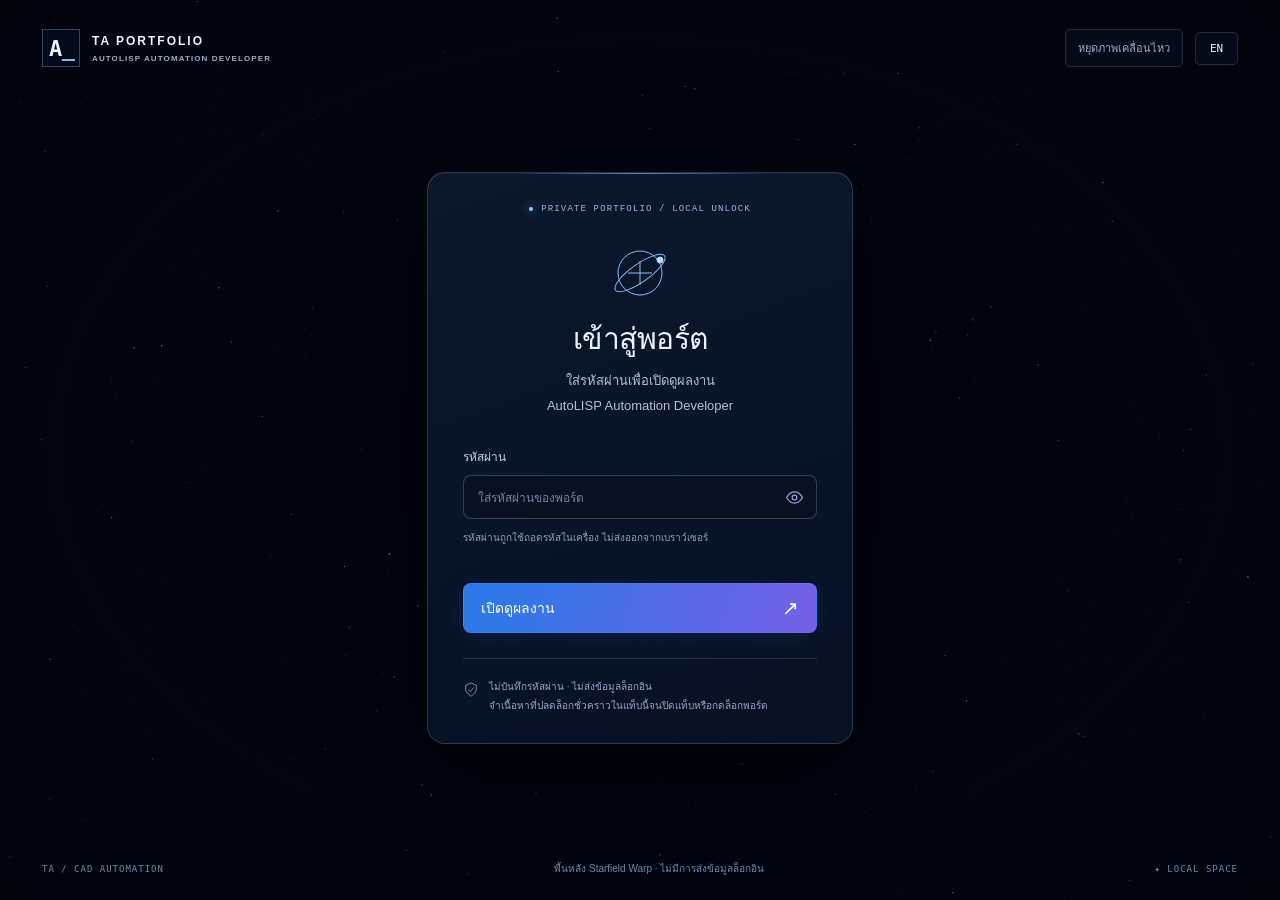
<file: publish/index.html>
<!doctype html>
<html lang="th">
<head>
  <meta charset="utf-8">
  <meta name="viewport" content="width=device-width,initial-scale=1">
  <meta name="color-scheme" content="dark">
  <meta http-equiv="Content-Security-Policy" content="default-src 'none'; script-src 'self' 'sha256-fAiytEZgiiMv/zlj5l6alUWdWcbqq9jOuFUCBgIK10s='; style-src 'self' 'sha256-YzZb679eFJGiUSCAFc2D0twZw4yPw+C/UXdgtMJonf0='; img-src 'self' data:; frame-src blob:; connect-src 'none'; form-action 'none'; base-uri 'none'; object-src 'none'">
  <meta name="description" content="Password-only local unlock for the AutoLISP Automation Developer portfolio.">
  <title>TA Portfolio — Unlock</title>
  <link rel="stylesheet" href="css/login.css">
  <script src="js/encrypted-portfolio.js" defer></script>
  <script src="js/login.js" defer></script>
</head>
<body>
  <canvas id="stars" aria-hidden="true"></canvas>
  <div class="veil" aria-hidden="true"></div>
  <div id="lock-screen" class="lock-screen">
    <header class="login-header">
      <a class="brand" href="#login-panel" aria-label="TA Portfolio"><span class="brand-mark">A<span>_</span></span><span>TA PORTFOLIO<small>AUTOLISP AUTOMATION DEVELOPER</small></span></a>
      <div class="header-actions"><button id="motion-toggle" type="button" aria-pressed="false" data-i18n="pauseMotion">หยุดภาพเคลื่อนไหว</button><button id="language-toggle" type="button" aria-label="Switch to English">EN</button></div>
    </header>
    <main class="login-main">
      <section class="panel" id="login-panel" aria-labelledby="login-title">
        <div class="panel-kicker"><span class="status-dot" aria-hidden="true"></span> PRIVATE PORTFOLIO / LOCAL UNLOCK</div>
        <div class="orbit-mark" aria-hidden="true"><svg viewBox="0 0 64 64"><circle cx="32" cy="32" r="22"/><ellipse cx="32" cy="32" rx="30" ry="9" transform="rotate(-35 32 32)"/><path d="M32 20V44M20 32H44"/><circle cx="52" cy="19" r="3"/></svg></div>
        <h1 id="login-title" data-i18n="title">เข้าสู่พอร์ต</h1>
        <p class="panel-description" data-i18n="description">ใส่รหัสผ่านเพื่อเปิดดูผลงาน<br>AutoLISP Automation Developer</p>
        <form id="unlock-form" novalidate>
          <label for="password" data-i18n="passwordLabel">รหัสผ่าน</label>
          <div class="password-field"><input id="password" type="password" autocomplete="off" autocapitalize="none" spellcheck="false" required aria-describedby="password-help form-status" placeholder="ใส่รหัสผ่านของพอร์ต"><button id="password-toggle" class="password-toggle" type="button" aria-label="แสดงรหัสผ่าน" aria-pressed="false"><svg viewBox="0 0 24 24" aria-hidden="true"><path d="M2 12S6 5 12 5S22 12 22 12S18 19 12 19S2 12 2 12Z"/><circle cx="12" cy="12" r="3"/></svg></button></div>
          <p id="password-help" class="password-help" data-i18n="passwordHelp">รหัสผ่านถูกใช้ถอดรหัสในเครื่อง ไม่ส่งออกจากเบราว์เซอร์</p>
          <p id="form-status" class="form-status" role="status" aria-live="polite"></p>
          <button id="unlock-button" class="unlock-button" type="submit"><span data-i18n="unlock">เปิดดูผลงาน</span><span aria-hidden="true">↗</span></button>
        </form>
        <div class="privacy-note"><svg viewBox="0 0 24 24" aria-hidden="true"><path d="M12 2L20 6V12C20 17 12 22 12 22S4 17 4 12V6Z"/><path d="M8 12L11 15L16 9"/></svg><p data-i18n="privacy">ไม่บันทึกรหัสผ่าน · ไม่ส่งข้อมูลล็อกอิน<br>จำเนื้อหาที่ปลดล็อกชั่วคราวในแท็บนี้จนปิดแท็บหรือกดล็อกพอร์ต</p></div>
        <noscript>ต้องเปิด JavaScript เพื่อถอดรหัสพอร์ตในเบราว์เซอร์ / Enable JavaScript to decrypt this portfolio locally.</noscript>
      </section>
    </main>
    <footer class="login-footer"><span>TA / CAD AUTOMATION</span><p data-i18n="footer">พื้นหลัง Starfield Warp · ไม่มีการส่งข้อมูลล็อกอิน</p><span class="footer-coordinate" aria-hidden="true">✦  LOCAL SPACE</span></footer>
  </div>
  <section class="portfolio-view" id="portfolio-view" hidden aria-label="Unlocked portfolio">
    <header class="viewer-bar"><span>TA / PORTFOLIO <span id="viewer-state" class="viewer-state" data-i18n="unlocked">จำการปลดล็อกในแท็บนี้</span></span><button id="lock-button" type="button" data-i18n="lock">ล็อกพอร์ต ↗</button></header>
    <iframe id="portfolio-frame" title="AutoLISP Automation Developer portfolio" sandbox="allow-scripts" referrerpolicy="no-referrer"></iframe>
  </section>
</body>
</html>
</file>
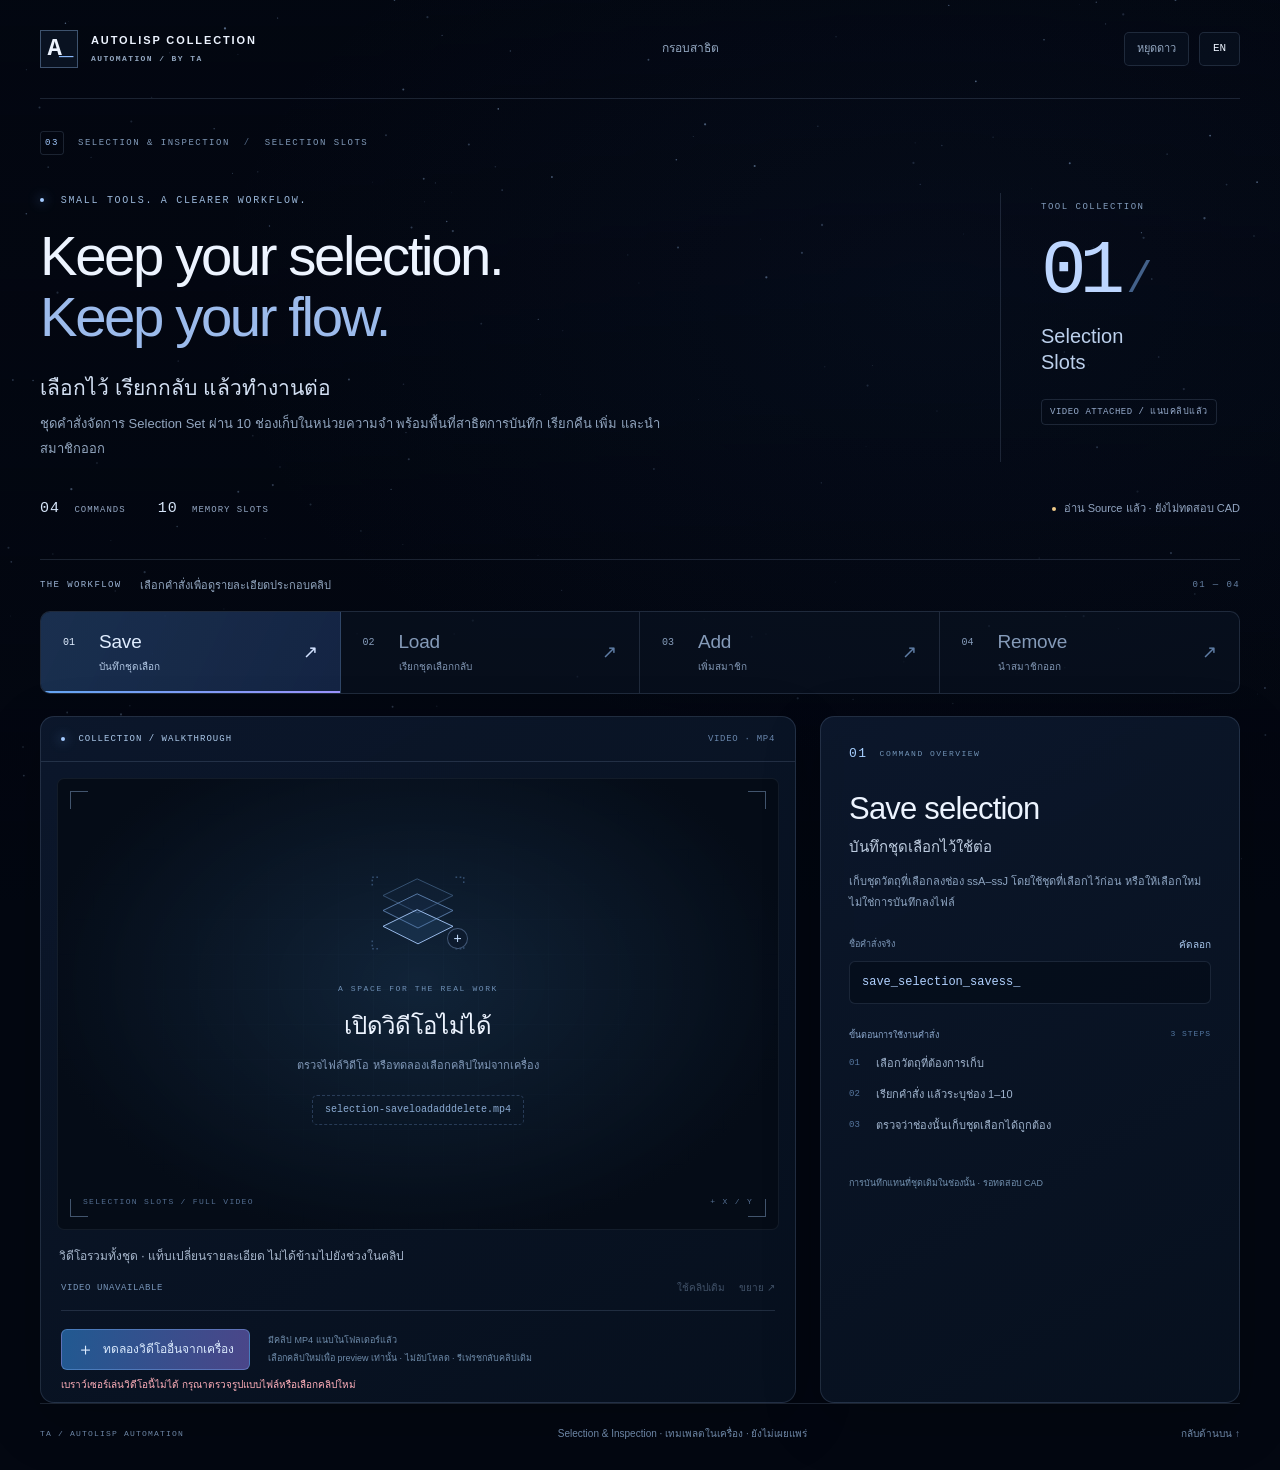
<file: Autolisp Collection/03_Selection_and_Inspection/Selection_Slots/index.html>
<!doctype html>
<html lang="th">
<head>
  <meta charset="utf-8">
  <meta name="viewport" content="width=device-width, initial-scale=1">
  <meta name="color-scheme" content="dark">
  <meta http-equiv="Content-Security-Policy" content="default-src 'none'; script-src 'self'; style-src 'self'; img-src 'self' blob: data:; media-src 'self' blob:; connect-src 'none'; form-action 'none'; base-uri 'none'; object-src 'none'">
  <title>Selection Slots — AutoLISP Collection</title>
  <meta name="description" content="A bilingual AutoLISP selection-slot showcase with a user-supplied video walkthrough. CAD testing is pending.">
  <link rel="stylesheet" href="assets/template.css">
  <script src="assets/template.js" defer></script>
</head>
<body>
  <canvas id="starfield" aria-hidden="true"></canvas>
  <div class="atmosphere" aria-hidden="true"></div>
  <a class="skip" href="#main" data-i18n="skip">ข้ามไปเนื้อหา</a>
  <header class="topbar wrap">
    <a class="brand" href="#top" aria-label="AutoLISP Collection"><span class="brand-mark">A<span>_</span></span><span>AUTOLISP COLLECTION<small>AUTOMATION / BY TA</small></span></a>
    <nav aria-label="Page navigation"><a href="#workspace" data-i18n="navDemo">กรอบสาธิต</a></nav>
    <div class="top-actions"><button id="motion" type="button" aria-pressed="false" data-i18n="pauseStars">หยุดดาว</button><button id="language" type="button" aria-label="Switch to English">EN</button></div>
  </header>
  <main id="main" class="wrap">
    <section class="hero" id="top" aria-labelledby="page-title">
      <div class="breadcrumb"><span>03</span> SELECTION & INSPECTION <span class="slash">/</span> SELECTION SLOTS</div>
      <div class="hero-row"><div><p class="eyebrow"><span class="dot"></span> SMALL TOOLS. A CLEARER WORKFLOW.</p><h1 id="page-title">Keep your selection.<br><span>Keep your flow.</span></h1><p class="hero-th" data-i18n="heroTitle">เลือกไว้ เรียกกลับ แล้วทำงานต่อ</p><p class="hero-description" data-i18n="heroDescription">ชุดคำสั่งจัดการ Selection Set ผ่าน 10 ช่องเก็บในหน่วยความจำ พร้อมพื้นที่สาธิตการบันทึก เรียกคืน เพิ่ม และนำสมาชิกออก</p></div><aside class="collection-index"><span class="index-label">TOOL COLLECTION</span><strong>01<span>/</span></strong><p>Selection<br>Slots</p><span class="template-badge" data-i18n="template">UI TEMPLATE / รอ GIF จริง</span></aside></div>
      <div class="facts"><span><strong>04</strong> COMMANDS</span><span><strong>10</strong> MEMORY SLOTS</span><span class="review-state"><span class="dot amber"></span><span data-i18n="review">อ่าน Source แล้ว · ยังไม่ทดสอบ CAD</span></span></div>
    </section>
    <section class="workspace" id="workspace" aria-label="Command demonstrations">
      <div class="section-caption"><span>THE WORKFLOW</span><p data-i18n="choose">เลือกคำสั่งเพื่อเตรียมภาพสาธิต</p><span>01 — 04</span></div>
      <div class="command-tabs" role="tablist" aria-label="Selection slot commands">
        <button role="tab" id="tab-save" aria-controls="command-panel" aria-selected="true" tabindex="0" data-command="save"><span>01</span><strong>Save</strong><small data-i18n="tabSave">บันทึกชุดเลือก</small><b aria-hidden="true">↗</b></button>
        <button role="tab" id="tab-load" aria-controls="command-panel" aria-selected="false" tabindex="-1" data-command="load"><span>02</span><strong>Load</strong><small data-i18n="tabLoad">เรียกชุดเลือกกลับ</small><b aria-hidden="true">↗</b></button>
        <button role="tab" id="tab-add" aria-controls="command-panel" aria-selected="false" tabindex="-1" data-command="add"><span>03</span><strong>Add</strong><small data-i18n="tabAdd">เพิ่มสมาชิก</small><b aria-hidden="true">↗</b></button>
        <button role="tab" id="tab-remove" aria-controls="command-panel" aria-selected="false" tabindex="-1" data-command="remove"><span>04</span><strong>Remove</strong><small data-i18n="tabRemove">นำสมาชิกออก</small><b aria-hidden="true">↗</b></button>
      </div>
      <div class="command-panel" id="command-panel" role="tabpanel" aria-labelledby="tab-save" tabindex="0">
        <div class="media-card">
          <div class="media-top"><span><span class="dot"></span> <span id="media-label">COLLECTION / WALKTHROUGH</span></span><span class="format">VIDEO · MP4</span></div>
          <div class="media-stage" id="media-stage">
            <div class="frame-grid" aria-hidden="true"></div><span class="corner tl" aria-hidden="true"></span><span class="corner tr" aria-hidden="true"></span><span class="corner bl" aria-hidden="true"></span><span class="corner br" aria-hidden="true"></span>
            <div class="empty-media" id="empty-media"><div class="placeholder-icon" aria-hidden="true"><svg viewBox="0 0 120 96"><path class="back" d="M18 27L59 7L102 27L60 48Z"/><path class="middle" d="M18 45L59 25L102 45L60 66Z"/><path class="front" d="M18 64L59 44L102 64L60 85Z"/><path class="crosshair" d="M5 15V5H15M105 5H115V15M5 81V91H15M105 91H115V81"/></svg><span>+</span></div><span class="eyebrow">A SPACE FOR THE REAL WORK</span><h2 id="placeholder-title" data-i18n="placeholderTitle">พื้นที่สำหรับ GIF ของคุณ</h2><p id="placeholder-text" data-i18n="placeholderText">ใส่ภาพบันทึกจาก CAD เพื่อเล่า workflow จริง<br>ยังไม่มีภาพสาธิตในเทมเพลตนี้</p><code id="expected-file">save-selection.gif</code></div>
            <video id="demo-video" controls playsinline preload="metadata" aria-label="Selection Slots video walkthrough" aria-describedby="video-note">Your browser does not support HTML video.</video>
            <span class="stage-caption" id="stage-caption">01 / SAVE SELECTION</span><span class="stage-coordinate" aria-hidden="true">+ X / Y</span>
          </div>
          <p class="video-note" id="video-note" data-i18n="videoNote">วิดีโอรวมทั้งชุด · แท็บเปลี่ยนรายละเอียด ไม่ได้ข้ามไปยังช่วงในคลิป</p>
          <div class="media-bottom"><span class="ready-note" id="media-state">ATTACHED VIDEO / MP4</span><div><button type="button" id="clear-media" disabled data-i18n="clear">ใช้คลิปเดิม</button><button type="button" id="expand-media" data-i18n="expand">ขยาย ↗</button></div></div>
          <div class="upload-row"><button type="button" class="upload-button" id="choose-media"><span aria-hidden="true">＋</span><span data-i18n="upload">ทดลองวิดีโออื่นจากเครื่อง</span></button><p data-i18n="localNote">มีคลิป MP4 แนบในโฟลเดอร์แล้ว<br>คลิปที่เลือกใหม่เป็น preview ชั่วคราว · ไม่อัปโหลด</p><input type="file" id="video-input" accept="video/mp4,video/webm,.mp4,.webm" hidden></div>
          <p class="feedback" id="feedback" role="status" aria-live="polite"></p>
        </div>
        <aside class="detail-card"><div class="detail-kicker"><span id="detail-number">01</span><span>COMMAND OVERVIEW</span></div><h2 id="detail-title">Save selection</h2><p class="detail-subtitle" id="detail-subtitle">บันทึกชุดเลือกไว้ใช้ต่อ</p><p class="detail-description" id="detail-description"></p><div class="command-label"><span data-i18n="commandLabel">ชื่อคำสั่งจริง</span><button type="button" id="copy-command" data-i18n="copy">คัดลอก</button></div><code class="command-code" id="command-code">save_selection_savess_</code><div class="steps-label"><span data-i18n="stepsLabel">ลำดับที่เตรียมบันทึกเป็น GIF</span><span>3 STEPS</span></div><ol class="steps" id="steps"></ol><p class="scope-note" id="scope-note"></p></aside>
      </div>
    </section>
    
  </main>
  <footer class="footer wrap"><span>TA / AUTOLISP AUTOMATION</span><p data-i18n="footer">Selection & Inspection · เทมเพลตในเครื่อง · ยังไม่เผยแพร่</p><a href="#top" data-i18n="backTop">กลับด้านบน ↑</a></footer>
  <dialog id="media-dialog" aria-labelledby="dialog-title"><div class="dialog-header"><h2 id="dialog-title">Selection Slots / Video</h2><button type="button" id="close-dialog" data-i18n="close">ปิด ×</button></div><video id="dialog-video" controls playsinline preload="metadata" aria-label="Expanded Selection Slots video">Your browser does not support HTML video.</video><p data-i18n="dialogNote">วิดีโอรวมทั้งชุด · ยังไม่เผยแพร่</p></dialog>
</body>
</html>
</file>
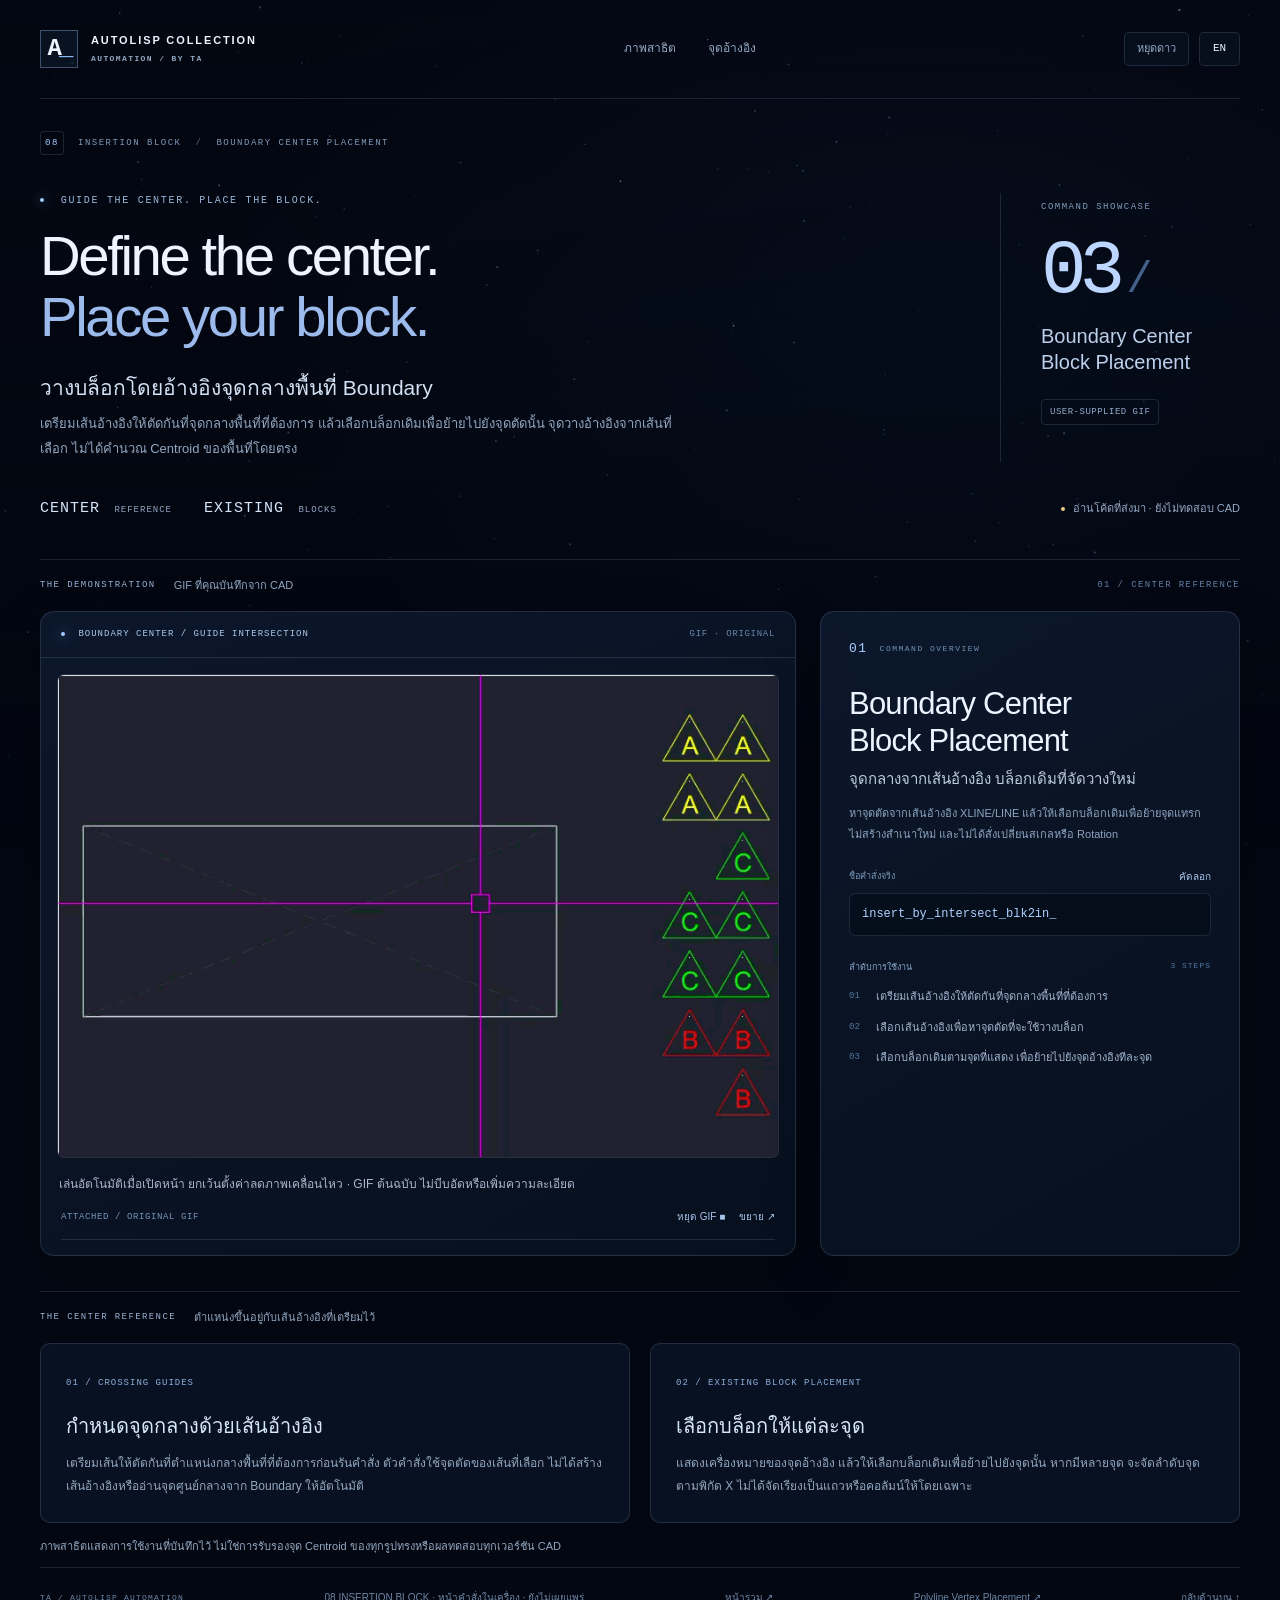
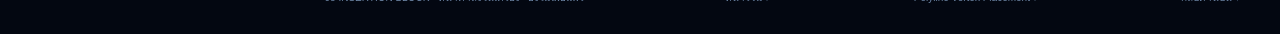
<file: Autolisp Collection/08_Insertion_Block/Boundary_Center_Block_Placement/index.html>
<!doctype html>
<html lang="th">
<head>
  <meta charset="utf-8">
  <meta name="viewport" content="width=device-width,initial-scale=1">
  <meta name="color-scheme" content="dark">
  <meta http-equiv="Content-Security-Policy" content="default-src 'none'; script-src 'self'; style-src 'self'; img-src 'self'; connect-src 'none'; form-action 'none'; base-uri 'none'; object-src 'none'">
  <title>Boundary Center Block Placement — AutoLISP Collection</title>
  <meta name="description" content="Move existing blocks to a boundary-center reference defined by intersecting guide lines. Thai/English command showcase with the supplied GIF; not automatic area-centroid calculation.">
  <link rel="stylesheet" href="assets/template.css">
  <link rel="stylesheet" href="assets/page.css">
  <script src="assets/page.js" defer></script>
</head>
<body>
  <canvas id="starfield" aria-hidden="true"></canvas><div class="atmosphere" aria-hidden="true"></div>
  <a class="skip" href="#main" data-i18n="skip">ข้ามไปเนื้อหา</a>
  <header class="topbar wrap">
    <a class="brand" href="../../../publish/index.html"><span class="brand-mark">A<span>_</span></span><span>AUTOLISP COLLECTION<small>AUTOMATION / BY TA</small></span></a>
    <nav aria-label="Page navigation"><a href="#workspace" data-i18n="demo">ภาพสาธิต</a><a href="#reference-setup" data-i18n="referenceNav">จุดอ้างอิง</a></nav>
    <div class="top-actions"><button id="motion" type="button" aria-pressed="false">หยุดดาว</button><button id="language" type="button" aria-label="Switch to English">EN</button></div>
  </header>
  <main id="main" class="wrap">
    <section class="hero" id="top" aria-labelledby="page-title">
      <div class="breadcrumb"><span>08</span> INSERTION BLOCK <span class="slash">/</span> BOUNDARY CENTER PLACEMENT</div>
      <div class="hero-row"><div><p class="eyebrow"><span class="dot"></span> GUIDE THE CENTER. PLACE THE BLOCK.</p><h1 id="page-title">Define the center.<br><span>Place your block.</span></h1><p class="hero-th" data-i18n="hero">วางบล็อกโดยอ้างอิงจุดกลางพื้นที่ Boundary</p><p class="hero-description" data-i18n="description">เตรียมเส้นอ้างอิงให้ตัดกันที่จุดกลางพื้นที่ที่ต้องการ แล้วเลือกบล็อกเดิมเพื่อย้ายไปยังจุดตัดนั้น จุดวางอ้างอิงจากเส้นที่เลือก ไม่ได้คำนวณ Centroid ของพื้นที่โดยตรง</p></div><aside class="collection-index"><span class="index-label">COMMAND SHOWCASE</span><strong>03<span>/</span></strong><p>Boundary Center<br>Block Placement</p><span class="template-badge">USER-SUPPLIED GIF</span></aside></div>
      <div class="facts"><span><strong>CENTER</strong> REFERENCE</span><span><strong>EXISTING</strong> BLOCKS</span><span class="review-state"><span class="dot amber"></span><span data-i18n="state">อ่านโค้ดที่ส่งมา · ยังไม่ทดสอบ CAD</span></span></div>
    </section>
    <section class="workspace" id="workspace" aria-labelledby="demo-heading">
      <div class="section-caption"><span id="demo-heading">THE DEMONSTRATION</span><p data-i18n="caption">GIF ที่คุณบันทึกจาก CAD</p><span>01 / CENTER REFERENCE</span></div>
      <div class="command-panel">
        <div class="media-card">
          <div class="media-top"><span><span class="dot"></span> BOUNDARY CENTER / GUIDE INTERSECTION</span><span class="format">GIF · ORIGINAL</span></div>
          <div class="media-stage gif-stage" id="media-stage">
            <img id="demo-gif" width="816" height="548" alt="User-supplied CAD recording of block placement using crossing guides inside a boundary" hidden>
            <div class="empty-media" id="gif-placeholder"><p class="eyebrow">YOUR CAD RECORDING</p><h2 data-i18n="placeholder">พร้อมดูการวางบล็อกที่จุดอ้างอิง</h2><p data-i18n="placeholderNote">กดเล่นเพื่อเริ่ม GIF ต้นฉบับใหม่<br>816 × 548 px · ประมาณ 6.7 MB</p><button class="play-button" id="play-gif" type="button" data-i18n="play">เล่น GIF ▶</button></div>
          </div>
          <p class="video-note" data-i18n="mediaNote">เล่นอัตโนมัติเมื่อเปิดหน้า ยกเว้นตั้งค่าลดภาพเคลื่อนไหว · GIF ต้นฉบับ ไม่บีบอัดหรือเพิ่มความละเอียด</p>
          <div class="media-bottom"><span class="ready-note">ATTACHED / ORIGINAL GIF</span><div><button type="button" id="toggle-gif" aria-pressed="false" data-i18n="play">เล่น GIF ▶</button><button type="button" id="expand-media" data-i18n="expand">ขยาย ↗</button></div></div>
          <p class="feedback" id="feedback" role="status" aria-live="polite"></p>
        </div>
        <aside class="detail-card">
          <div class="detail-kicker"><span>01</span><span>COMMAND OVERVIEW</span></div><h2>Boundary Center<br>Block Placement</h2>
          <p class="detail-subtitle" data-i18n="subtitle">จุดกลางจากเส้นอ้างอิง บล็อกเดิมที่จัดวางใหม่</p><p class="detail-description" data-i18n="scope">หาจุดตัดจากเส้นอ้างอิง XLINE/LINE แล้วให้เลือกบล็อกเดิมเพื่อย้ายจุดแทรก ไม่สร้างสำเนาใหม่ และไม่ได้สั่งเปลี่ยนสเกลหรือ Rotation</p>
          <div class="command-label"><span data-i18n="commandLabel">ชื่อคำสั่งจริง</span><button id="copy-command" type="button" data-i18n="copy">คัดลอก</button></div><code class="command-code" id="command-code">insert_by_intersect_blk2in_</code>
          <div class="steps-label"><span data-i18n="workflow">ลำดับการใช้งาน</span><span>3 STEPS</span></div>
          <ol class="steps"><li data-i18n="step1">เตรียมเส้นอ้างอิงให้ตัดกันที่จุดกลางพื้นที่ที่ต้องการ</li><li data-i18n="step2">เลือกเส้นอ้างอิงเพื่อหาจุดตัดที่จะใช้วางบล็อก</li><li data-i18n="step3">เลือกบล็อกเดิมตามจุดที่แสดง เพื่อย้ายไปยังจุดอ้างอิงทีละจุด</li></ol>
        </aside>
      </div>
    </section>
    <section class="pattern-section" id="reference-setup" aria-labelledby="reference-heading">
      <div class="section-caption"><span id="reference-heading">THE CENTER REFERENCE</span><p data-i18n="referenceCaption">ตำแหน่งขึ้นอยู่กับเส้นอ้างอิงที่เตรียมไว้</p></div>
      <div class="placement-modes"><article><span class="mode-kicker">01 / CROSSING GUIDES</span><h2 data-i18n="guideTitle">กำหนดจุดกลางด้วยเส้นอ้างอิง</h2><p data-i18n="guideDescription">เตรียมเส้นให้ตัดกันที่ตำแหน่งกลางพื้นที่ที่ต้องการก่อนรันคำสั่ง ตัวคำสั่งใช้จุดตัดของเส้นที่เลือก ไม่ได้สร้างเส้นอ้างอิงหรืออ่านจุดศูนย์กลางจาก Boundary ให้อัตโนมัติ</p></article><article><span class="mode-kicker">02 / EXISTING BLOCK PLACEMENT</span><h2 data-i18n="placementTitle">เลือกบล็อกให้แต่ละจุด</h2><p data-i18n="placementDescription">แสดงเครื่องหมายของจุดอ้างอิง แล้วให้เลือกบล็อกเดิมเพื่อย้ายไปยังจุดนั้น หากมีหลายจุด จะจัดลำดับจุดตามพิกัด X ไม่ได้จัดเรียงเป็นแถวหรือคอลัมน์ให้โดยเฉพาะ</p></article></div>
      <p class="reference" data-i18n="demoNote">ภาพสาธิตแสดงการใช้งานที่บันทึกไว้ ไม่ใช่การรับรองจุด Centroid ของทุกรูปทรงหรือผลทดสอบทุกเวอร์ชัน CAD</p>
    </section>
  </main>
  <footer class="footer wrap"><span>TA / AUTOLISP AUTOMATION</span><p data-i18n="footer">08 INSERTION BLOCK · หน้าคำสั่งในเครื่อง · ยังไม่เผยแพร่</p><a href="../../../publish/index.html" data-i18n="catalog">หน้ารวม ↗</a><a href="../Polyline_Vertex_Block_Placement/index.html">Polyline Vertex Placement ↗</a><a href="#top" data-i18n="top">กลับด้านบน ↑</a></footer>
  <dialog id="media-dialog" aria-labelledby="dialog-title"><div class="dialog-header"><h2 id="dialog-title">Boundary Center Block Placement / GIF</h2><button type="button" id="close-dialog" data-i18n="close">ปิด ×</button></div><img id="dialog-gif" width="816" height="548" alt="Expanded original boundary-center block placement recording"><p data-i18n="dialogNote">GIF ต้นฉบับ · เล่นใหม่ตั้งแต่ต้น · กดปิดเพื่อหยุด</p></dialog>
</body>
</html>
</file>
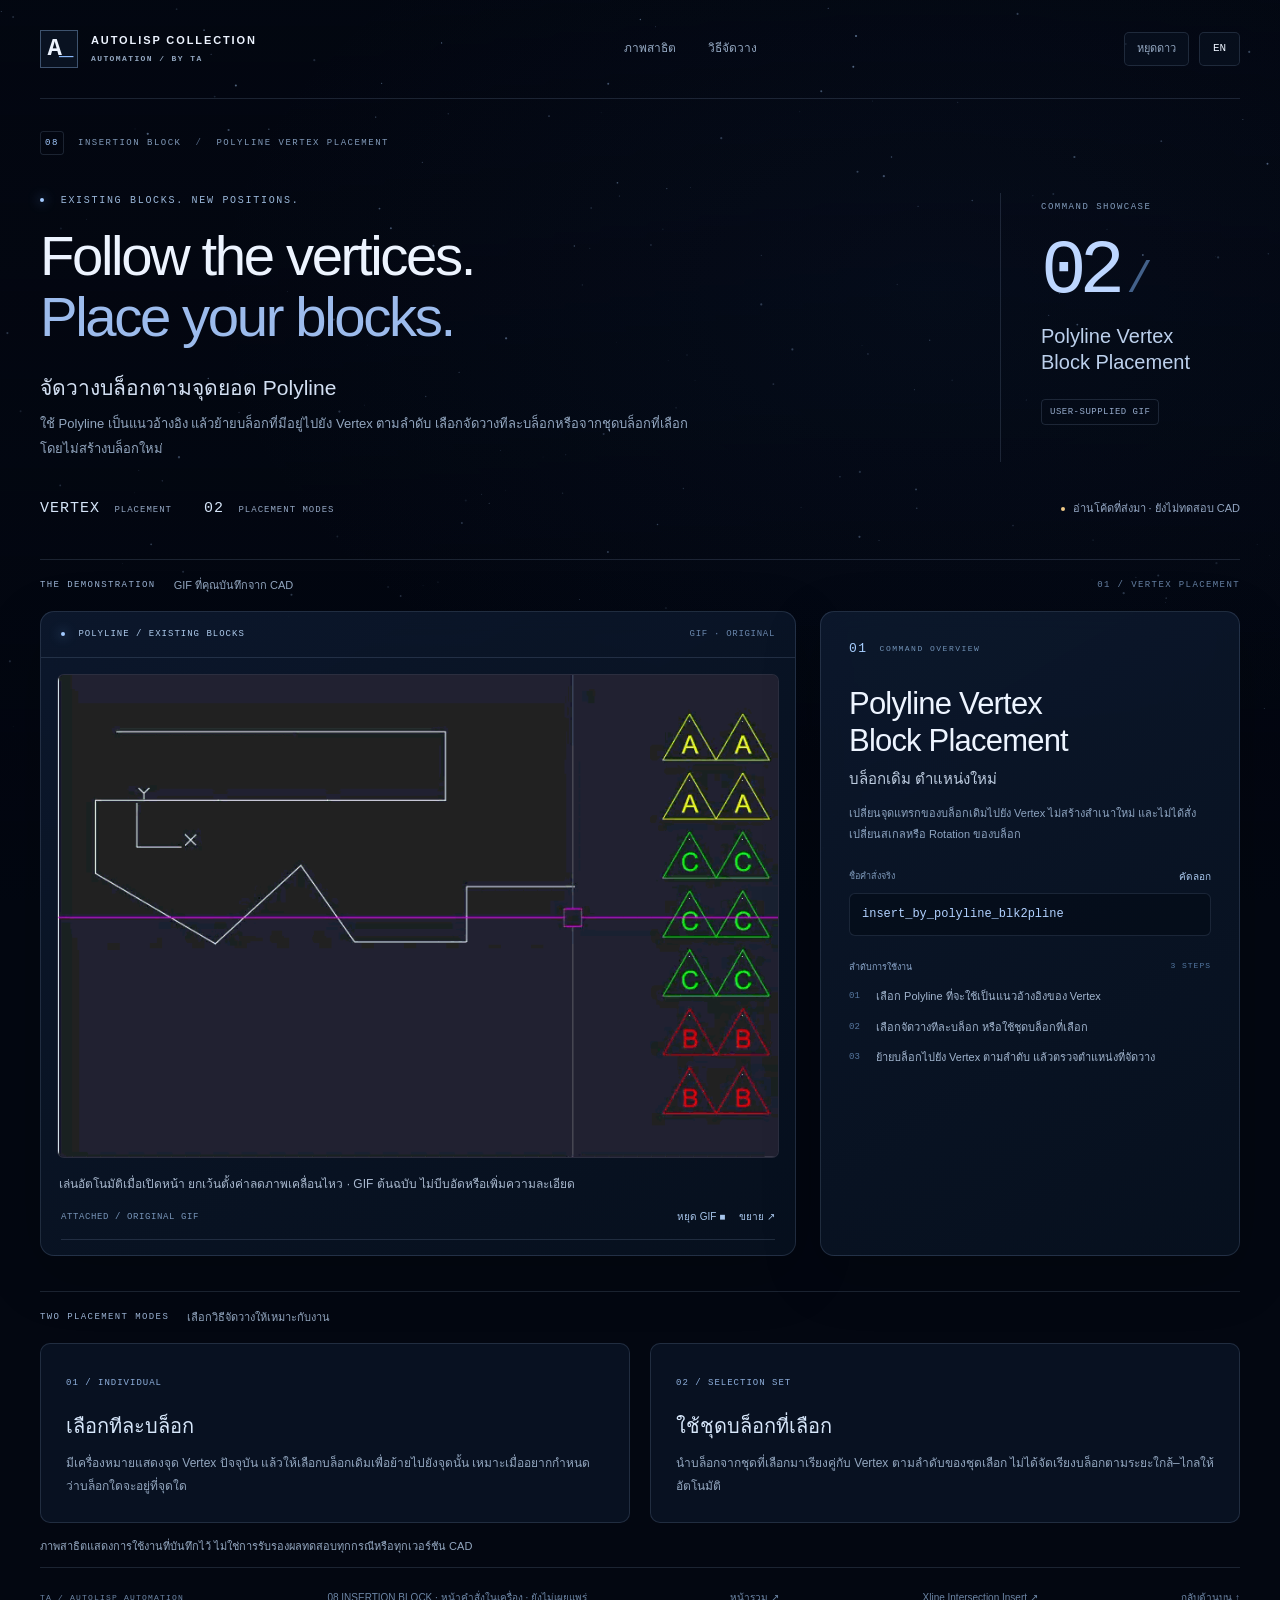
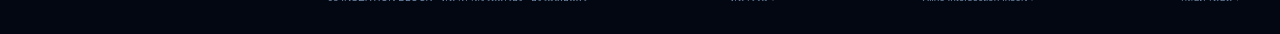
<file: Autolisp Collection/08_Insertion_Block/Polyline_Vertex_Block_Placement/index.html>
<!doctype html>
<html lang="th">
<head>
  <meta charset="utf-8">
  <meta name="viewport" content="width=device-width,initial-scale=1">
  <meta name="color-scheme" content="dark">
  <meta http-equiv="Content-Security-Policy" content="default-src 'none'; script-src 'self'; style-src 'self'; img-src 'self'; connect-src 'none'; form-action 'none'; base-uri 'none'; object-src 'none'">
  <title>Polyline Vertex Block Placement — AutoLISP Collection</title>
  <meta name="description" content="Place existing blocks at polyline vertices, individually or from a selection set. Thai/English AutoLISP command showcase with the supplied GIF.">
  <link rel="stylesheet" href="assets/template.css">
  <link rel="stylesheet" href="assets/page.css">
  <script src="assets/page.js" defer></script>
</head>
<body>
  <canvas id="starfield" aria-hidden="true"></canvas><div class="atmosphere" aria-hidden="true"></div>
  <a class="skip" href="#main" data-i18n="skip">ข้ามไปเนื้อหา</a>
  <header class="topbar wrap">
    <a class="brand" href="../../../publish/index.html"><span class="brand-mark">A<span>_</span></span><span>AUTOLISP COLLECTION<small>AUTOMATION / BY TA</small></span></a>
    <nav aria-label="Page navigation"><a href="#workspace" data-i18n="demo">ภาพสาธิต</a><a href="#placement-modes" data-i18n="modesNav">วิธีจัดวาง</a></nav>
    <div class="top-actions"><button id="motion" type="button" aria-pressed="false">หยุดดาว</button><button id="language" type="button" aria-label="Switch to English">EN</button></div>
  </header>
  <main id="main" class="wrap">
    <section class="hero" id="top" aria-labelledby="page-title">
      <div class="breadcrumb"><span>08</span> INSERTION BLOCK <span class="slash">/</span> POLYLINE VERTEX PLACEMENT</div>
      <div class="hero-row"><div><p class="eyebrow"><span class="dot"></span> EXISTING BLOCKS. NEW POSITIONS.</p><h1 id="page-title">Follow the vertices.<br><span>Place your blocks.</span></h1><p class="hero-th" data-i18n="hero">จัดวางบล็อกตามจุดยอด Polyline</p><p class="hero-description" data-i18n="description">ใช้ Polyline เป็นแนวอ้างอิง แล้วย้ายบล็อกที่มีอยู่ไปยัง Vertex ตามลำดับ เลือกจัดวางทีละบล็อกหรือจากชุดบล็อกที่เลือก โดยไม่สร้างบล็อกใหม่</p></div><aside class="collection-index"><span class="index-label">COMMAND SHOWCASE</span><strong>02<span>/</span></strong><p>Polyline Vertex<br>Block Placement</p><span class="template-badge">USER-SUPPLIED GIF</span></aside></div>
      <div class="facts"><span><strong>VERTEX</strong> PLACEMENT</span><span><strong>02</strong> PLACEMENT MODES</span><span class="review-state"><span class="dot amber"></span><span data-i18n="state">อ่านโค้ดที่ส่งมา · ยังไม่ทดสอบ CAD</span></span></div>
    </section>
    <section class="workspace" id="workspace" aria-labelledby="demo-heading">
      <div class="section-caption"><span id="demo-heading">THE DEMONSTRATION</span><p data-i18n="caption">GIF ที่คุณบันทึกจาก CAD</p><span>01 / VERTEX PLACEMENT</span></div>
      <div class="command-panel">
        <div class="media-card">
          <div class="media-top"><span><span class="dot"></span> POLYLINE / EXISTING BLOCKS</span><span class="format">GIF · ORIGINAL</span></div>
          <div class="media-stage gif-stage" id="media-stage">
            <img id="demo-gif" width="816" height="548" alt="User-supplied CAD recording showing existing blocks moved to polyline vertices" hidden>
            <div class="empty-media" id="gif-placeholder"><p class="eyebrow">YOUR CAD RECORDING</p><h2 data-i18n="placeholder">พร้อมดูการจัดวางบล็อก</h2><p data-i18n="placeholderNote">กดเล่นเพื่อเริ่ม GIF ต้นฉบับใหม่<br>816 × 548 px · ประมาณ 16.9 MB</p><button class="play-button" id="play-gif" type="button" data-i18n="play">เล่น GIF ▶</button></div>
          </div>
          <p class="video-note" data-i18n="mediaNote">เล่นอัตโนมัติเมื่อเปิดหน้า ยกเว้นตั้งค่าลดภาพเคลื่อนไหว · GIF ต้นฉบับ ไม่บีบอัดหรือเพิ่มความละเอียด</p>
          <div class="media-bottom"><span class="ready-note">ATTACHED / ORIGINAL GIF</span><div><button type="button" id="toggle-gif" aria-pressed="false" data-i18n="play">เล่น GIF ▶</button><button type="button" id="expand-media" data-i18n="expand">ขยาย ↗</button></div></div>
          <p class="feedback" id="feedback" role="status" aria-live="polite"></p>
        </div>
        <aside class="detail-card">
          <div class="detail-kicker"><span>01</span><span>COMMAND OVERVIEW</span></div><h2>Polyline Vertex<br>Block Placement</h2>
          <p class="detail-subtitle" data-i18n="subtitle">บล็อกเดิม ตำแหน่งใหม่</p><p class="detail-description" data-i18n="scope">เปลี่ยนจุดแทรกของบล็อกเดิมไปยัง Vertex ไม่สร้างสำเนาใหม่ และไม่ได้สั่งเปลี่ยนสเกลหรือ Rotation ของบล็อก</p>
          <div class="command-label"><span data-i18n="commandLabel">ชื่อคำสั่งจริง</span><button id="copy-command" type="button" data-i18n="copy">คัดลอก</button></div><code class="command-code" id="command-code">insert_by_polyline_blk2pline</code>
          <div class="steps-label"><span data-i18n="workflow">ลำดับการใช้งาน</span><span>3 STEPS</span></div>
          <ol class="steps"><li data-i18n="step1">เลือก Polyline ที่จะใช้เป็นแนวอ้างอิงของ Vertex</li><li data-i18n="step2">เลือกจัดวางทีละบล็อก หรือใช้ชุดบล็อกที่เลือก</li><li data-i18n="step3">ย้ายบล็อกไปยัง Vertex ตามลำดับ แล้วตรวจตำแหน่งที่จัดวาง</li></ol>
        </aside>
      </div>
    </section>
    <section class="pattern-section" id="placement-modes" aria-labelledby="modes-heading">
      <div class="section-caption"><span id="modes-heading">TWO PLACEMENT MODES</span><p data-i18n="modesCaption">เลือกวิธีจัดวางให้เหมาะกับงาน</p></div>
      <div class="placement-modes"><article><span class="mode-kicker">01 / INDIVIDUAL</span><h2 data-i18n="manualTitle">เลือกทีละบล็อก</h2><p data-i18n="manualDescription">มีเครื่องหมายแสดงจุด Vertex ปัจจุบัน แล้วให้เลือกบล็อกเดิมเพื่อย้ายไปยังจุดนั้น เหมาะเมื่ออยากกำหนดว่าบล็อกใดจะอยู่ที่จุดใด</p></article><article><span class="mode-kicker">02 / SELECTION SET</span><h2 data-i18n="setTitle">ใช้ชุดบล็อกที่เลือก</h2><p data-i18n="setDescription">นำบล็อกจากชุดที่เลือกมาเรียงคู่กับ Vertex ตามลำดับของชุดเลือก ไม่ได้จัดเรียงบล็อกตามระยะใกล้–ไกลให้อัตโนมัติ</p></article></div>
      <p class="reference" data-i18n="demoNote">ภาพสาธิตแสดงการใช้งานที่บันทึกไว้ ไม่ใช่การรับรองผลทดสอบทุกกรณีหรือทุกเวอร์ชัน CAD</p>
    </section>
  </main>
  <footer class="footer wrap"><span>TA / AUTOLISP AUTOMATION</span><p data-i18n="footer">08 INSERTION BLOCK · หน้าคำสั่งในเครื่อง · ยังไม่เผยแพร่</p><a href="../../../publish/index.html" data-i18n="catalog">หน้ารวม ↗</a><a href="../Xline_Intersection_Insert/index.html">Xline Intersection Insert ↗</a><a href="#top" data-i18n="top">กลับด้านบน ↑</a></footer>
  <dialog id="media-dialog" aria-labelledby="dialog-title"><div class="dialog-header"><h2 id="dialog-title">Polyline Vertex Block Placement / GIF</h2><button type="button" id="close-dialog" data-i18n="close">ปิด ×</button></div><img id="dialog-gif" width="816" height="548" alt="Expanded original polyline vertex block placement recording"><p data-i18n="dialogNote">GIF ต้นฉบับ · เล่นใหม่ตั้งแต่ต้น · กดปิดเพื่อหยุด</p></dialog>
</body>
</html>
</file>
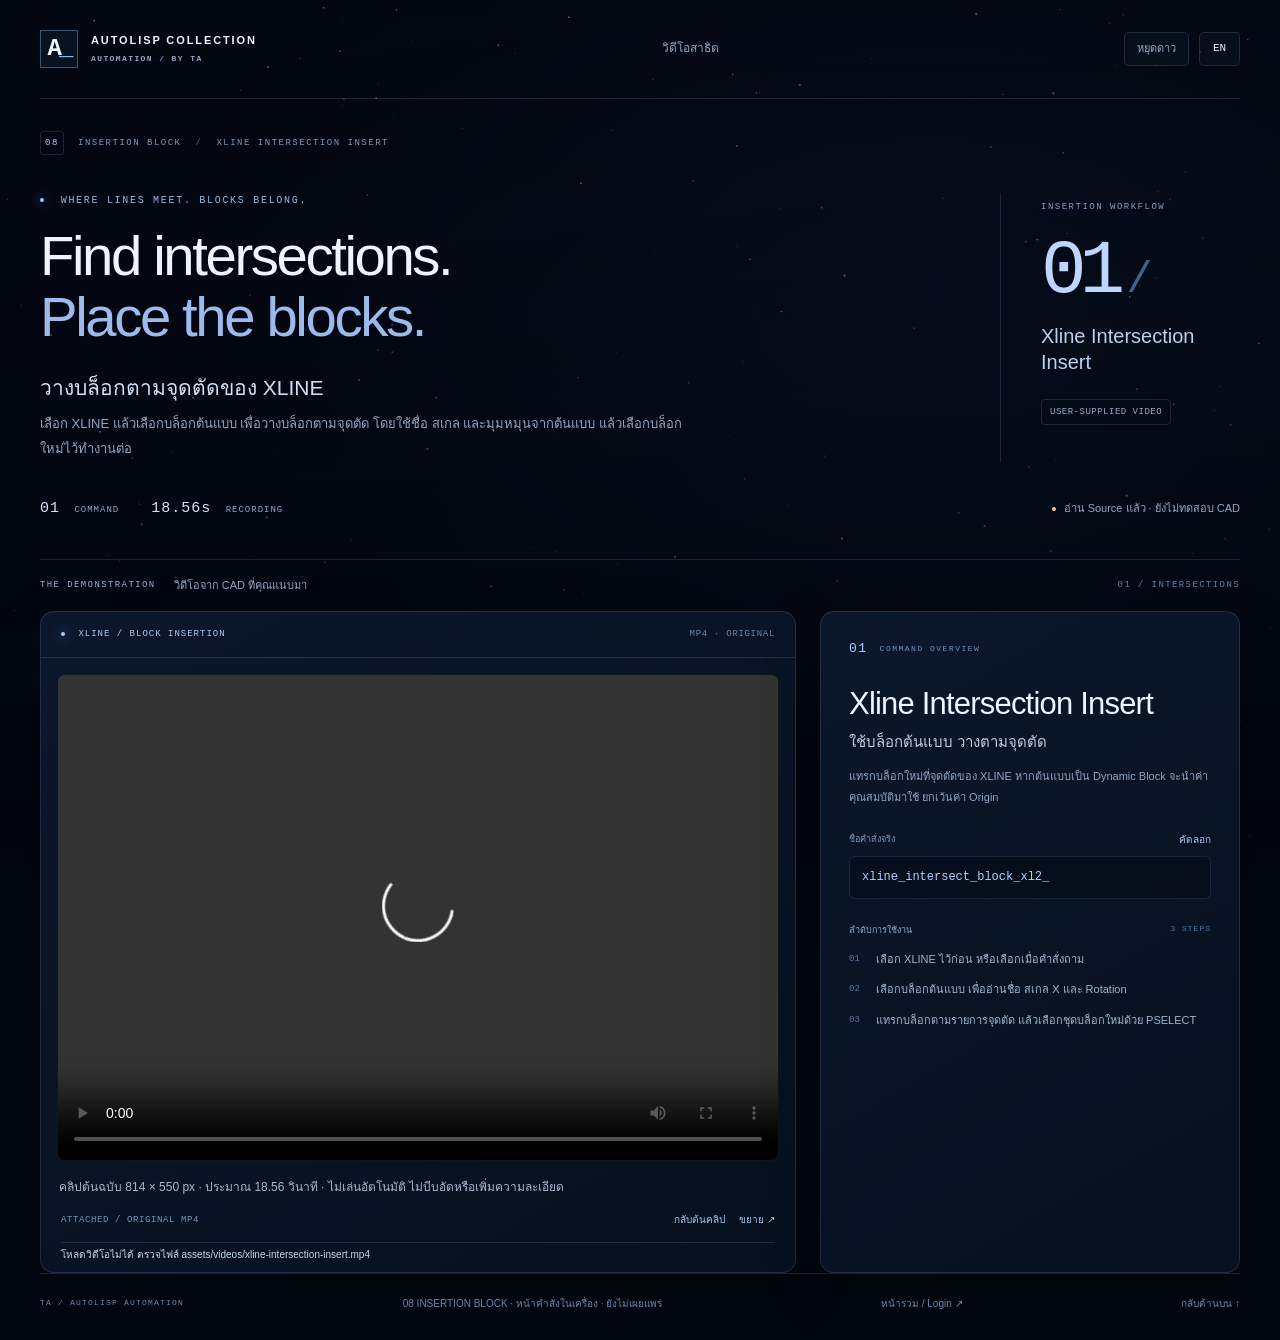
<file: Autolisp Collection/08_Insertion_Block/Xline_Intersection_Insert/index.html>
<!doctype html>
<html lang="th">
<head>
  <meta charset="utf-8">
  <meta name="viewport" content="width=device-width,initial-scale=1">
  <meta name="color-scheme" content="dark">
  <meta http-equiv="Content-Security-Policy" content="default-src 'none'; script-src 'self'; style-src 'self'; img-src 'self'; media-src 'self'; connect-src 'none'; form-action 'none'; base-uri 'none'; object-src 'none'">
  <title>Xline Intersection Insert — AutoLISP Collection</title>
  <meta name="description" content="Insert a reference block at selected XLINE intersections. Bilingual source-based AutoLISP showcase with a user-supplied MP4 recording.">
  <link rel="stylesheet" href="assets/template.css">
  <link rel="stylesheet" href="assets/page.css">
  <script src="assets/page.js" defer></script>
</head>
<body>
  <canvas id="starfield" aria-hidden="true"></canvas><div class="atmosphere" aria-hidden="true"></div>
  <a class="skip" href="#main" data-i18n="skip">ข้ามไปเนื้อหา</a>
  <header class="topbar wrap"><a class="brand" href="#top"><span class="brand-mark">A<span>_</span></span><span>AUTOLISP COLLECTION<small>AUTOMATION / BY TA</small></span></a><nav aria-label="Page navigation"><a href="#workspace" data-i18n="demo">วิดีโอสาธิต</a></nav><div class="top-actions"><button id="motion" type="button" aria-pressed="false">หยุดดาว</button><button id="language" type="button" aria-label="Switch to English">EN</button></div></header>
  <main id="main" class="wrap">
    <section class="hero" id="top" aria-labelledby="page-title"><div class="breadcrumb"><span>08</span> INSERTION BLOCK <span class="slash">/</span> XLINE INTERSECTION INSERT</div><div class="hero-row"><div><p class="eyebrow"><span class="dot"></span> WHERE LINES MEET. BLOCKS BELONG.</p><h1 id="page-title">Find intersections.<br><span>Place the blocks.</span></h1><p class="hero-th" data-i18n="hero">วางบล็อกตามจุดตัดของ XLINE</p><p class="hero-description" data-i18n="description">เลือก XLINE แล้วเลือกบล็อกต้นแบบ เพื่อวางบล็อกตามจุดตัด โดยใช้ชื่อ สเกล และมุมหมุนจากต้นแบบ แล้วเลือกบล็อกใหม่ไว้ทำงานต่อ</p></div><aside class="collection-index"><span class="index-label">INSERTION WORKFLOW</span><strong>01<span>/</span></strong><p>Xline Intersection<br>Insert</p><span class="template-badge">USER-SUPPLIED VIDEO</span></aside></div><div class="facts"><span><strong>01</strong> COMMAND</span><span><strong>18.56s</strong> RECORDING</span><span class="review-state"><span class="dot amber"></span><span data-i18n="state">อ่าน Source แล้ว · ยังไม่ทดสอบ CAD</span></span></div></section>
    <section class="workspace" id="workspace" aria-labelledby="demo-heading"><div class="section-caption"><span id="demo-heading">THE DEMONSTRATION</span><p data-i18n="caption">วิดีโอจาก CAD ที่คุณแนบมา</p><span>01 / INTERSECTIONS</span></div><div class="command-panel"><div class="media-card"><div class="media-top"><span><span class="dot"></span> XLINE / BLOCK INSERTION</span><span class="format">MP4 · ORIGINAL</span></div><div class="media-stage has-video"><video id="demo-video" src="assets/videos/xline-intersection-insert.mp4" controls playsinline preload="metadata" aria-label="User-supplied Xline Intersection Insert video" aria-describedby="video-note">Your browser does not support HTML video.</video></div><p class="video-note" id="video-note" data-i18n="mediaNote">คลิปต้นฉบับ 814 × 550 px · ประมาณ 18.56 วินาที · ไม่เล่นอัตโนมัติ ไม่บีบอัดหรือเพิ่มความละเอียด</p><div class="media-bottom"><span class="ready-note">ATTACHED / ORIGINAL MP4</span><div><button id="restart-video" type="button" data-i18n="restart">กลับต้นคลิป</button><button id="expand-media" type="button" data-i18n="expand">ขยาย ↗</button></div></div><p class="feedback" id="feedback" role="status" aria-live="polite"></p></div><aside class="detail-card"><div class="detail-kicker"><span>01</span><span>COMMAND OVERVIEW</span></div><h2>Xline Intersection Insert</h2><p class="detail-subtitle" data-i18n="subtitle">ใช้บล็อกต้นแบบ วางตามจุดตัด</p><p class="detail-description" data-i18n="scope">แทรกบล็อกใหม่ที่จุดตัดของ XLINE หากต้นแบบเป็น Dynamic Block จะนำค่าคุณสมบัติมาใช้ ยกเว้นค่า Origin</p><div class="command-label"><span data-i18n="commandLabel">ชื่อคำสั่งจริง</span><button id="copy-command" type="button" data-i18n="copy">คัดลอก</button></div><code class="command-code" id="command-code">xline_intersect_block_xl2_</code><div class="steps-label"><span data-i18n="workflow">ลำดับการใช้งาน</span><span>3 STEPS</span></div><ol class="steps"><li data-i18n="step1">เลือก XLINE ไว้ก่อน หรือเลือกเมื่อคำสั่งถาม</li><li data-i18n="step2">เลือกบล็อกต้นแบบ เพื่ออ่านชื่อ สเกล X และ Rotation</li><li data-i18n="step3">แทรกบล็อกตามรายการจุดตัด แล้วเลือกชุดบล็อกใหม่ด้วย PSELECT</li></ol></aside></div></section>
    
    
  </main>
  <footer class="footer wrap"><span>TA / AUTOLISP AUTOMATION</span><p data-i18n="footer">08 INSERTION BLOCK · หน้าคำสั่งในเครื่อง · ยังไม่เผยแพร่</p><a href="../../../publish/index.html" data-i18n="catalog">หน้ารวม / Login ↗</a><a href="#top" data-i18n="top">กลับด้านบน ↑</a></footer>
  <dialog id="media-dialog" aria-labelledby="dialog-title"><div class="dialog-header"><h2 id="dialog-title">Xline Intersection Insert / Video</h2><button id="close-dialog" type="button" data-i18n="close">ปิด ×</button></div><video id="dialog-video" controls playsinline preload="metadata" aria-label="Expanded Xline Intersection Insert video">Your browser does not support HTML video.</video><p data-i18n="dialogNote">เปิดจากเวลาเดียวกับกรอบหลัก · กดเล่นเอง · ปิดเพื่อหยุด</p></dialog>
</body>
</html>
</file>
<file: publish/css/login.css>
@charset "UTF-8";
:root{color-scheme:dark;--ink:#eaf3ff;--muted:#99adc8;--line:#d0e6ff24;--blue:#7ebaff;font-family:"Segoe UI",Tahoma,Arial,sans-serif}
*{box-sizing:border-box}body{margin:0;min-height:100svh;background:#030711;color:var(--ink);font-size:14px}button,input{font:inherit}a{color:inherit;text-decoration:none}button{cursor:pointer}button:focus-visible,a:focus-visible{outline:2px solid #96c6ff;outline-offset:5px}button:disabled{cursor:wait}canvas{position:fixed;inset:0;width:100%;height:100%;pointer-events:none}.veil{position:fixed;inset:0;background:radial-gradient(ellipse at 50% 50%,#06122500 10%,#03071166 65%,#02040bb0 100%);pointer-events:none}.lock-screen{position:relative;z-index:1;min-height:100svh;display:flex;flex-direction:column;transition:opacity .65s,transform .65s}.lock-screen.departing{opacity:0;transform:scale(.975);pointer-events:none}.login-header{display:flex;justify-content:space-between;align-items:center;gap:20px;padding:29px 42px}.brand{display:flex;align-items:center;gap:12px;font-size:12px;font-weight:600;letter-spacing:2px}.brand small{display:block;font-size:8px;letter-spacing:1.1px;color:var(--muted);margin-top:6px}.brand-mark{width:38px;height:38px;border:1px solid #acc9ff4d;background:#07112280;display:grid;grid-template-columns:1fr auto;align-items:center;justify-content:center;padding:6px;font-family:Consolas,monospace;font-size:22px;letter-spacing:-2px}.brand-mark span{color:#84b9ff}.header-actions{display:flex;gap:12px;align-items:center}.header-actions button{border:1px solid var(--line);background:#07112280;color:var(--muted);padding:9px 12px;border-radius:5px;font-size:11px}.header-actions button:hover{background:#13223c;color:var(--ink)}.header-actions #language-toggle{color:var(--ink);font-family:Consolas,monospace;min-width:43px}.login-main{flex:1;display:flex;align-items:center;justify-content:center;padding:28px 20px 45px}.panel{width:min(426px,100%);padding:31px 35px 28px;border:1px solid #c9ddff2b;background:linear-gradient(160deg,#0d1b31e0,#071326df);box-shadow:0 24px 100px #0009,inset 0 1px 0 #d6e6ff0d;backdrop-filter:blur(17px);border-radius:18px;position:relative;overflow:hidden}.panel:before{content:"";position:absolute;top:0;left:20%;right:20%;height:1px;background:linear-gradient(90deg,transparent,#86b7f6aa,transparent)}.panel-kicker{font-family:Consolas,"Courier New",monospace;font-size:9px;color:#9bb7d9;letter-spacing:1.15px;text-align:center;display:flex;align-items:center;justify-content:center;gap:8px}.status-dot{height:4px;width:4px;background:#94c6ff;border-radius:50%;box-shadow:0 0 10px #6bb7ff}.orbit-mark{width:64px;height:64px;margin:27px auto 13px}.orbit-mark svg{width:100%;height:100%;fill:none;stroke:#8abcfb;stroke-width:1}.orbit-mark circle:last-child{fill:#afdcff;stroke:#afdcff}h1{font-size:30px;font-weight:500;letter-spacing:-.5px;text-align:center;line-height:1.4;margin:0 0 9px}.panel-description{font-size:13px;text-align:center;color:#afc1db;line-height:1.9;margin:0 0 29px;white-space:pre-line}label{font-size:12px;color:#c2d2e8;display:block;margin-bottom:9px}.password-field{display:flex;background:#071020;border:1px solid #52698d8a;border-radius:8px;overflow:hidden}.password-field:focus-within{border-color:#82baff;box-shadow:0 0 0 3px #6babff12}.password-field input{width:100%;min-width:0;color:var(--ink);padding:13px 14px;border:0;background:none;outline:none;font-size:14px}.password-field input::placeholder{color:#6e849f;font-size:12px}.password-field:has(input[aria-invalid=true]){border-color:#f08e9e}.password-toggle{border:0;background:none;color:#8fa8cc;display:grid;place-items:center;flex:0 0 43px;padding:0}.password-toggle:hover{color:#dfedff}.password-toggle svg{width:19px;height:19px;fill:none;stroke:currentColor;stroke-width:1.5}.password-help{font-size:10px;color:#899ebc;line-height:1.8;margin:10px 0 0}.form-status{font-size:11px;line-height:1.8;min-height:20px;margin:8px 0;color:#afcefa}.form-status.error{color:#ffadba}.unlock-button{width:100%;display:flex;align-items:center;justify-content:space-between;border:1px solid #8c99ff2b;background:linear-gradient(105deg,#287be7,#7560e8);border-radius:8px;padding:13px 17px;color:#fff;font-size:14px;font-weight:500;box-shadow:0 5px 25px #2f69dd20;transition:filter .2s,transform .2s}.unlock-button:hover:not(:disabled){filter:brightness(1.12);transform:translateY(-1px)}.unlock-button:disabled{opacity:.65}.unlock-button>span:last-child{font-size:20px;line-height:1}.privacy-note{display:flex;gap:10px;align-items:flex-start;margin-top:25px;border-top:1px solid var(--line);padding-top:19px;color:#8fa8c7}.privacy-note svg{width:16px;height:19px;flex:none;fill:none;stroke:#81a6cd;stroke-width:1.3;margin-top:2px}.privacy-note p{margin:0;font-size:10px;line-height:1.85;white-space:pre-line}noscript{display:block;font-size:11px;color:#ffadba;margin-top:15px}.login-footer{display:flex;align-items:center;justify-content:space-between;gap:20px;padding:24px 42px;color:#6e89ab;font-family:Consolas,monospace;font-size:9px;letter-spacing:1px}.login-footer p{font-family:"Segoe UI",Tahoma,sans-serif;font-size:10px;letter-spacing:0;margin:0}.portfolio-view{position:fixed;inset:0;z-index:3;background:#f5f5ef}.viewer-bar{height:46px;padding:0 24px;display:flex;align-items:center;justify-content:space-between;background:#071326;color:#b5c9e3;font-family:Consolas,monospace;font-size:10px;gap:10px}.viewer-state{margin-left:18px;color:#85aca9;font-family:"Segoe UI",Tahoma,sans-serif;font-size:10px}.viewer-bar button{border:1px solid #adcaff33;background:none;color:#d5e7ff;padding:5px 10px;font-family:"Segoe UI",Tahoma,sans-serif;font-size:10px;border-radius:3px}iframe{display:block;width:100%;height:calc(100dvh - 46px);border:0;background:#f5f5ef}[hidden]{display:none!important}
@media(max-width:650px){.login-header{padding:20px;gap:12px}.brand{gap:9px;font-size:10px;letter-spacing:1.3px}.brand small{font-size:6px;letter-spacing:.6px}.brand-mark{width:32px;height:32px;font-size:19px}.header-actions{gap:8px}.header-actions button{font-size:9px;padding:7px 9px}.header-actions #motion-toggle{max-width:90px}.login-main{padding-block:22px 35px}.panel{padding:28px 26px 24px}.panel-kicker{font-size:8px;letter-spacing:.8px}.orbit-mark{margin-top:24px}h1{font-size:28px}.login-footer{padding:18px 20px;gap:10px;flex-wrap:wrap;font-size:8px}.login-footer p{font-size:9px}.footer-coordinate{display:none}.viewer-bar{padding-inline:12px}.viewer-state{display:none}}
@media(max-height:730px) and (min-width:651px){.login-header{padding-block:20px}.login-main{padding-block:12px}.orbit-mark{width:45px;height:45px;margin-block:16px 8px}.panel-description{margin-bottom:20px}.panel{padding-block:24px}.login-footer{padding-block:16px}}
@media(prefers-reduced-motion:reduce){*,*:before,*:after{transition:none!important;animation:none!important}.lock-screen.departing{transform:none}}
/* Keep the viewer canvas dark while the unlocked Programs document loads. */
.portfolio-view,#portfolio-frame{background:#030711}
/* Keep the tab-storage warning visible, including on narrow screens. */
.viewer-bar button{flex-shrink:0}
@media(max-width:650px){.viewer-state{display:block;margin-left:0;font-size:8px;line-height:1.4}}
</file>
<file: Autolisp Collection/03_Selection_and_Inspection/Selection_Slots/assets/template.css>
@charset "UTF-8";
:root{color-scheme:dark;--bg:#030711;--panel:#0b1728;--text:#edf4ff;--muted:#93a7c0;--blue:#a3caff;--line:#b7d5ff24;--mono:Consolas,"Courier New",monospace;font-family:"Segoe UI",Tahoma,Arial,sans-serif;scroll-behavior:smooth}
*{box-sizing:border-box}body{margin:0;background:var(--bg);color:var(--text);font-size:14px;line-height:1.6}button,a,input{font:inherit}button{cursor:pointer}a{color:inherit;text-decoration:none}button:focus-visible,a:focus-visible,[tabindex]:focus-visible{outline:2px solid #acccff;outline-offset:5px}button:disabled{cursor:default;opacity:.35}.wrap{width:min(1240px,calc(100% - 80px));margin-inline:auto}canvas{position:fixed;inset:0;width:100%;height:100%;pointer-events:none}.atmosphere{position:fixed;inset:0;pointer-events:none;background:radial-gradient(ellipse at 73% 33%,#21447b16,transparent 55%),linear-gradient(#0307111a,#030711b3)}header,main,footer{position:relative;z-index:1}.skip{position:fixed;left:20px;top:10px;z-index:20;padding:10px;background:#183660;transform:translateY(-200%)}.skip:focus{transform:none}.topbar{display:flex;align-items:center;justify-content:space-between;gap:30px;padding-block:30px;border-bottom:1px solid var(--line)}.brand{display:flex;align-items:center;gap:13px;font-size:11px;letter-spacing:1.9px;font-weight:600}.brand small{display:block;font-family:var(--mono);font-size:8px;letter-spacing:1.4px;color:var(--muted);margin-top:4px}.brand-mark{display:flex;align-items:center;justify-content:center;letter-spacing:-3px;width:38px;height:38px;border:1px solid #a3caff59;background:#111f3280;font-family:var(--mono);font-size:24px}.brand-mark span{color:#8ebdff}.topbar nav{display:flex;gap:32px;color:var(--muted);font-size:12px}.topbar nav a:hover{color:var(--text)}.top-actions{display:flex;gap:10px}.top-actions button{border:1px solid var(--line);border-radius:5px;background:#0a142480;color:var(--muted);font-size:11px;padding:7px 12px}.top-actions #language{font-family:var(--mono);color:var(--text);min-width:41px}.hero{padding:32px 0 38px}.breadcrumb{display:flex;align-items:center;gap:14px;font-family:var(--mono);font-size:9px;letter-spacing:1.5px;color:#819ab9}.breadcrumb>span:first-child{display:grid;place-items:center;width:24px;height:24px;border:1px solid var(--line);border-radius:3px;color:var(--blue)}.slash{color:#536783}.hero-row{display:grid;grid-template-columns:1fr 240px;gap:80px;margin-top:38px}.eyebrow{font-family:var(--mono);font-size:10px;letter-spacing:1.7px;color:#9ab7d9;margin:0 0 17px}.dot{display:inline-block;vertical-align:middle;width:4px;height:4px;border-radius:50%;background:#a3caff;box-shadow:0 0 12px #70b0ff;flex-shrink:0}.eyebrow .dot{margin-right:9px}h1{font-size:clamp(38px,4.4vw,66px);line-height:1.08;letter-spacing:-2.4px;font-weight:450;margin:0}h1>span{color:#9cbbec}.hero-th{margin:23px 0 8px;color:#d3e0f3;font-size:21px;font-weight:400}.hero-description{max-width:650px;margin:0;color:var(--muted);font-size:13px;line-height:1.9}.collection-index{border-left:1px solid var(--line);padding-left:40px;align-self:stretch}.index-label{font-family:var(--mono);letter-spacing:1.5px;font-size:9px;color:#839dbd}.collection-index strong{display:block;font-family:var(--mono);font-size:76px;line-height:1.1;letter-spacing:-7px;font-weight:300;color:#bdd6ff;margin-top:16px}.collection-index strong span{color:#43618a;font-size:44px;margin-left:8px}.collection-index p{margin:8px 0 23px;font-size:20px;line-height:1.3;color:#bcd0ec}.template-badge{font-family:var(--mono);font-size:9px;letter-spacing:.5px;color:#95aaca;display:inline-block;border:1px solid var(--line);border-radius:4px;padding:5px 8px}.facts{display:flex;gap:32px;align-items:center;margin-top:35px;font-family:var(--mono);color:#93a6c2;font-size:9px;letter-spacing:1px}.facts strong{color:#d6e5f9;font-weight:400;margin-right:8px;font-size:15px}.facts .review-state{margin-left:auto;display:flex;align-items:center;gap:8px;font-family:"Segoe UI",Tahoma,sans-serif;font-size:11px;letter-spacing:0}.amber{background:#efc987;box-shadow:none}.section-caption{display:flex;align-items:center;gap:18px;font-size:9px;font-family:var(--mono);letter-spacing:1.4px;color:#9cb4d5;border-top:1px solid var(--line);padding:17px 0}.section-caption p{font-family:"Segoe UI",Tahoma,sans-serif;font-size:11px;letter-spacing:0;color:var(--muted);margin:0}.section-caption>span:last-child{margin-left:auto;color:#6681a4}.command-tabs{display:grid;grid-template-columns:repeat(4,1fr);border:1px solid var(--line);border-radius:10px;overflow:hidden;background:#0a1322aa}.command-tabs button{display:grid;grid-template-columns:26px 1fr 15px;grid-template-rows:auto auto;text-align:left;column-gap:10px;align-items:center;border:0;border-right:1px solid var(--line);background:transparent;padding:18px 22px;color:#859bb9;position:relative;transition:background .2s}.command-tabs button:last-child{border-right:0}.command-tabs button>span{grid-row:1/3;font-family:var(--mono);font-size:10px;align-self:start;padding-top:5px}.command-tabs button strong{font-weight:500;font-size:19px;line-height:1.3;letter-spacing:-.2px}.command-tabs button small{grid-column:2;grid-row:2;font-size:10px;margin-top:4px;color:#7f94b1}.command-tabs button b{grid-column:3;grid-row:1/3;font-size:18px;font-weight:300;color:#5e7ca4}.command-tabs button[aria-selected=true]{background:linear-gradient(115deg,#213d63b8,#142443);color:#e0edff}.command-tabs button[aria-selected=true]:after{content:"";position:absolute;bottom:0;left:0;right:0;height:2px;background:linear-gradient(90deg,#64a7f5,#9c94ff)}.command-tabs button[aria-selected=true] small{color:#b0c6e3}.command-tabs button[aria-selected=true] b{color:#d2e2ff}.command-tabs button:hover{background:#163054}.command-panel{display:grid;grid-template-columns:minmax(0,1.8fr) minmax(0,1fr);gap:24px;margin-top:22px}.media-card,.detail-card{border:1px solid var(--line);border-radius:14px;background:linear-gradient(150deg,#0d1a2fdd,#07111fee);box-shadow:0 18px 60px #0003;overflow:hidden;backdrop-filter:blur(12px)}.media-top{padding:15px 20px;display:flex;justify-content:space-between;align-items:center;font-family:var(--mono);font-size:9px;letter-spacing:1px;border-bottom:1px solid var(--line);color:#acc9eb}.media-top .dot{margin-right:7px}.format{color:#6885ab;letter-spacing:.7px}.media-stage{aspect-ratio:16/10;position:relative;display:grid;place-items:center;margin:16px;overflow:hidden;background:radial-gradient(ellipse at 50% 45%,#18324b88,#050c17 75%);border:1px solid #9abcdf17;border-radius:7px;min-height:240px}.frame-grid{position:absolute;inset:0;background-image:linear-gradient(#a2c6f209 1px,transparent 1px),linear-gradient(90deg,#a2c6f209 1px,transparent 1px);background-size:35px 35px;mask-image:radial-gradient(ellipse,#0009,#0000 80%)}.corner{position:absolute;width:18px;height:18px;border-color:#9dc3f166;border-style:solid;z-index:2}.tl{top:12px;left:12px;border-width:1px 0 0 1px}.tr{top:12px;right:12px;border-width:1px 1px 0 0}.bl{bottom:12px;left:12px;border-width:0 0 1px 1px}.br{bottom:12px;right:12px;border-width:0 1px 1px 0}.empty-media{position:relative;text-align:center;padding:30px 20px 40px}.placeholder-icon{width:100px;height:80px;position:relative;margin:0 auto 22px}.placeholder-icon svg{width:100%;height:100%;fill:none;stroke-width:1.1}.placeholder-icon .back{stroke:#395677;fill:#1d345526}.placeholder-icon .middle{stroke:#5e81af;fill:#24487526}.placeholder-icon .front{stroke:#a4c6f7;fill:#36669a35}.crosshair{stroke:#4d709b;stroke-dasharray:2 3}.placeholder-icon>span{position:absolute;right:0;bottom:4px;border:1px solid #8dafdf66;border-radius:50%;width:21px;height:21px;line-height:19px;background:#0d1b2e;color:#c7dfff;font-weight:300}.empty-media .eyebrow{font-size:8px;letter-spacing:1.6px;color:#6f90b6}.empty-media h2{margin:10px 0 9px;font-size:24px;font-weight:400;letter-spacing:-.3px}.empty-media p{margin:0;color:#829aba;font-size:11px;line-height:1.9;white-space:pre-line}.empty-media code{display:inline-block;margin-top:19px;border:1px dashed #789ed947;border-radius:5px;padding:6px 12px;color:#8cacd4;font-family:var(--mono);font-size:10px}.stage-caption,.stage-coordinate{position:absolute;bottom:20px;font-family:var(--mono);font-size:8px;letter-spacing:1.3px;color:#546e91;pointer-events:none}.stage-caption{left:25px}.stage-coordinate{right:25px}#demo-image{position:relative;width:100%;height:100%;object-fit:contain;align-self:stretch;min-height:0}.media-stage.has-image{background:#030711}.media-stage.has-image .stage-caption,.media-stage.has-image .stage-coordinate{display:none}.media-bottom{display:flex;align-items:center;justify-content:space-between;gap:12px;margin:0 20px;border-bottom:1px solid var(--line);padding:0 0 14px}.ready-note{font-size:9px;font-family:var(--mono);color:#7794b8;letter-spacing:.6px;overflow:hidden;text-overflow:ellipsis;white-space:nowrap;max-width:70%}.media-bottom>div{display:flex;gap:14px;flex-shrink:0}.media-bottom button,.command-label button{font-size:10px;border:0;padding:0;background:none;color:#a7c5eb}.upload-row{display:flex;align-items:center;gap:18px;padding:18px 20px 3px}.upload-button{display:flex;gap:9px;align-items:center;border:1px solid #80b5ff63;border-radius:6px;background:linear-gradient(100deg,#215991,#4b4689);padding:10px 15px;color:#dcecff;font-size:12px;white-space:nowrap;transition:filter .2s}.upload-button:hover{filter:brightness(1.18)}.upload-button>span:first-child{font-size:17px;line-height:1}.upload-row p{margin:0;color:#6f8cab;font-size:9px;line-height:1.9;white-space:pre-line}.feedback{margin:0;min-height:26px;padding:4px 20px 9px;color:#c4d7ef;font-size:10px;line-height:1.6}.feedback.error{color:#ffafba}.detail-card{padding:27px 28px;display:flex;flex-direction:column}.detail-kicker{display:flex;align-items:center;gap:12px;font-family:var(--mono);font-size:8px;color:#7294b8;letter-spacing:1.5px}.detail-kicker>span:first-child{font-size:13px;color:#a7cfff}.detail-card>h2{font-size:31px;line-height:1.2;letter-spacing:-.8px;font-weight:450;margin:25px 0 8px}.detail-subtitle{color:#bdcce0;margin:0;font-size:15px}.detail-description{color:#8da4c1;margin:12px 0 24px;font-size:11px;line-height:1.9}.command-label{display:flex;justify-content:space-between;font-size:9px;color:#7b96b7;margin-bottom:8px}.command-code{display:block;font-family:var(--mono);font-size:12px;line-height:1.6;overflow-wrap:anywhere;padding:11px 12px;background:#040c18a6;border:1px solid #adcaff20;border-radius:6px;color:#b1d1ff}.steps-label{display:flex;justify-content:space-between;gap:10px;margin-top:24px;color:#8ba7cc;font-size:9px}.steps-label>span:last-child{font-family:var(--mono);font-size:8px;letter-spacing:1px;color:#5377a2}.steps{list-style:none;counter-reset:steps;padding:0;margin:12px 0 24px;display:grid;gap:11px}.steps li{counter-increment:steps;display:flex;gap:12px;align-items:start;color:#a0b4ce;font-size:11px;line-height:1.8}.steps li:before{content:"0" counter(steps);display:block;color:#56769e;font-family:var(--mono);font-size:9px;line-height:2.1;flex:0 0 15px}.dependency{border-top:1px solid var(--line);padding-top:18px;margin-top:auto;display:flex;gap:12px;align-items:center}.dependency-icon{font-size:20px;color:#7199c9}.dependency div>span{display:block;font-family:var(--mono);font-size:8px;color:#6d8bad;letter-spacing:.6px}.dependency p{margin:3px 0 0;font-size:10px;color:#bed0e9;overflow-wrap:anywhere}.scope-note{font-size:9px;color:#7290af;line-height:1.8;margin:15px 0 0}.notes{padding-top:66px;padding-bottom:54px}.notes-heading{display:grid;grid-template-columns:1fr 1fr;gap:6px 30px}.notes-heading>.eyebrow{grid-column:1/-1;margin-bottom:5px;font-size:9px}.notes-heading h2{font-size:23px;font-weight:400;letter-spacing:-.4px;margin:0;color:#cddcf0}.notes-heading p{margin:0;align-self:center;justify-self:end;font-size:11px;color:#7893b3}.note-grid{display:grid;grid-template-columns:repeat(3,1fr);gap:32px;margin-top:28px}.note-grid article{border-top:1px solid var(--line);padding-top:17px}.note-grid article>span{font-family:var(--mono);font-size:8px;letter-spacing:1.2px;color:#6a8ab1}.note-grid h3{font-size:13px;font-weight:500;color:#afc3df;margin:13px 0 7px}.note-grid p{font-size:10px;line-height:1.9;color:#708cad;margin:0}.footer{display:flex;gap:20px;align-items:center;justify-content:space-between;border-top:1px solid var(--line);padding:22px 0 28px;font-family:var(--mono);font-size:8px;letter-spacing:1.2px;color:#6d86a6}.footer p,.footer a{font-family:"Segoe UI",Tahoma,sans-serif;letter-spacing:0;font-size:10px;margin:0}.footer a:hover{color:#bdd6fc}dialog{color:var(--text);background:#091425;border:1px solid #abc9f542;border-radius:12px;width:min(1100px,calc(100% - 32px));padding:20px;box-shadow:0 30px 150px #0009}dialog::backdrop{background:#000b;backdrop-filter:blur(8px)}.dialog-header{display:flex;align-items:center;justify-content:space-between;gap:20px;margin-bottom:18px}.dialog-header h2{font-size:16px;font-weight:400;margin:0}.dialog-header button{border:1px solid var(--line);background:none;border-radius:5px;color:#bdd3ee;font-size:12px;padding:5px 10px}dialog img{display:block;width:100%;max-height:75dvh;object-fit:contain;background:#030711}dialog>p{font-size:10px;color:var(--muted);margin-bottom:0}[hidden]{display:none!important}
@media(min-width:1500px){.hero-row{margin-top:48px}.hero{padding-bottom:42px}.media-stage{aspect-ratio:16/10}}
@media(max-width:1000px){.wrap{width:calc(100% - 48px)}.hero-row{gap:35px;grid-template-columns:1fr 180px}.collection-index{padding-left:26px}.command-tabs button{padding:16px;grid-template-columns:20px 1fr 12px}.command-panel{gap:16px;grid-template-columns:minmax(0,1.5fr) minmax(0,1fr)}.detail-card{padding:23px 20px}.detail-card>h2{font-size:27px}.upload-row{flex-wrap:wrap;gap:9px}.upload-row p{font-size:9px}.facts{gap:22px}.notes-heading{grid-template-columns:1fr}.notes-heading p{justify-self:start}.note-grid{gap:20px}}
@media(max-width:760px){.wrap{width:calc(100% - 36px)}.topbar{padding-block:20px;gap:12px}.topbar nav{display:none}.brand{font-size:9px;letter-spacing:1px;gap:9px}.brand small{font-size:7px;letter-spacing:.7px}.brand-mark{width:32px;height:32px;font-size:21px}.top-actions{gap:6px}.top-actions button{font-size:9px;padding:7px 8px}.hero{padding:23px 0 28px}.breadcrumb{font-size:7px;letter-spacing:.8px;gap:9px}.hero-row{margin-top:27px;grid-template-columns:1fr;gap:23px}.collection-index{display:none}h1{font-size:clamp(34px,8.5vw,52px);letter-spacing:-1.5px}.eyebrow{font-size:8px;letter-spacing:1.1px}.hero-th{font-size:17px;margin-top:19px}.hero-description{font-size:11px;line-height:1.85;max-width:520px}.facts{flex-wrap:wrap;gap:12px 20px;margin-top:24px;font-size:7px;letter-spacing:.5px}.facts strong{font-size:13px;margin-right:5px}.facts .review-state{flex-basis:100%;margin:3px 0 0;font-size:10px}.section-caption{gap:12px;padding:15px 0;font-size:8px;letter-spacing:.9px}.section-caption p{font-size:10px}.section-caption>span:last-child{display:none}.command-tabs{grid-template-columns:repeat(2,1fr)}.command-tabs button{padding:14px 16px}.command-tabs button:nth-child(2){border-right:0}.command-tabs button:nth-child(-n+2){border-bottom:1px solid var(--line)}.command-tabs button strong{font-size:18px}.command-tabs button small{font-size:9px}.command-panel{grid-template-columns:1fr;gap:16px;margin-top:16px}.media-top{padding:13px 15px;font-size:8px}.media-stage{margin:12px;min-height:230px;aspect-ratio:16/11}.empty-media{padding:24px 16px 35px}.placeholder-icon{width:75px;height:60px;margin-bottom:15px}.empty-media .eyebrow{font-size:6px;letter-spacing:1.1px}.empty-media h2{font-size:21px}.empty-media p{font-size:10px}.empty-media code{font-size:9px;margin-top:13px}.stage-caption,.stage-coordinate{font-size:6px;bottom:17px}.stage-caption{left:19px}.stage-coordinate{right:19px}.media-bottom{margin-inline:16px;font-size:8px}.ready-note{font-size:8px}.media-bottom>div{gap:12px}.upload-row{padding:16px 16px 3px;gap:11px}.upload-button{font-size:11px;padding:9px 12px}.upload-row p{font-size:8px}.feedback{padding-inline:16px;font-size:9px}.detail-card{padding:24px}.detail-card>h2{margin-top:17px;font-size:29px}.detail-description{font-size:12px}.steps li{font-size:12px}.scope-note{font-size:10px}.notes{padding-top:43px;padding-bottom:35px}.notes-heading h2{font-size:21px}.notes-heading p{font-size:10px}.note-grid{grid-template-columns:1fr;gap:21px;margin-top:22px}.note-grid h3{font-size:14px}.note-grid p{font-size:11px}.footer{flex-wrap:wrap;padding-block:20px;gap:10px}.footer p{font-size:9px}.footer a{margin-left:auto;font-size:9px}}
@media(prefers-reduced-motion:reduce){:root{scroll-behavior:auto}*,*:before,*:after{animation:none!important;transition:none!important}}
/* Preserve room for the placeholder filename and frame caption on narrow screens. */
@media(max-width:760px){.media-stage{min-height:310px}}
/* Video replaces the GIF frame without changing the surrounding design. */
#demo-video { width:100%; height:100%; min-height:0; object-fit:contain; position:relative; z-index:2; background:#02050a; }
.media-stage.has-video { background:#02050a; aspect-ratio:16/9; min-height:0; }
.media-stage.has-video .frame-grid,.media-stage.has-video .stage-caption,.media-stage.has-video .stage-coordinate { display:none; }
.video-note { margin:0 18px 14px; color:#a8b8ce; font-size:12px; line-height:1.7; }
#dialog-video { display:block; width:100%; max-height:75dvh; background:#02050a; object-fit:contain; }
</file>
<file: Autolisp Collection/08_Insertion_Block/Boundary_Center_Block_Placement/assets/template.css>
@charset "UTF-8";
:root{color-scheme:dark;--bg:#030711;--panel:#0b1728;--text:#edf4ff;--muted:#93a7c0;--blue:#a3caff;--line:#b7d5ff24;--mono:Consolas,"Courier New",monospace;font-family:"Segoe UI",Tahoma,Arial,sans-serif;scroll-behavior:smooth}
*{box-sizing:border-box}body{margin:0;background:var(--bg);color:var(--text);font-size:14px;line-height:1.6}button,a,input{font:inherit}button{cursor:pointer}a{color:inherit;text-decoration:none}button:focus-visible,a:focus-visible,[tabindex]:focus-visible{outline:2px solid #acccff;outline-offset:5px}button:disabled{cursor:default;opacity:.35}.wrap{width:min(1240px,calc(100% - 80px));margin-inline:auto}canvas{position:fixed;inset:0;width:100%;height:100%;pointer-events:none}.atmosphere{position:fixed;inset:0;pointer-events:none;background:radial-gradient(ellipse at 73% 33%,#21447b16,transparent 55%),linear-gradient(#0307111a,#030711b3)}header,main,footer{position:relative;z-index:1}.skip{position:fixed;left:20px;top:10px;z-index:20;padding:10px;background:#183660;transform:translateY(-200%)}.skip:focus{transform:none}.topbar{display:flex;align-items:center;justify-content:space-between;gap:30px;padding-block:30px;border-bottom:1px solid var(--line)}.brand{display:flex;align-items:center;gap:13px;font-size:11px;letter-spacing:1.9px;font-weight:600}.brand small{display:block;font-family:var(--mono);font-size:8px;letter-spacing:1.4px;color:var(--muted);margin-top:4px}.brand-mark{display:flex;align-items:center;justify-content:center;letter-spacing:-3px;width:38px;height:38px;border:1px solid #a3caff59;background:#111f3280;font-family:var(--mono);font-size:24px}.brand-mark span{color:#8ebdff}.topbar nav{display:flex;gap:32px;color:var(--muted);font-size:12px}.topbar nav a:hover{color:var(--text)}.top-actions{display:flex;gap:10px}.top-actions button{border:1px solid var(--line);border-radius:5px;background:#0a142480;color:var(--muted);font-size:11px;padding:7px 12px}.top-actions #language{font-family:var(--mono);color:var(--text);min-width:41px}.hero{padding:32px 0 38px}.breadcrumb{display:flex;align-items:center;gap:14px;font-family:var(--mono);font-size:9px;letter-spacing:1.5px;color:#819ab9}.breadcrumb>span:first-child{display:grid;place-items:center;width:24px;height:24px;border:1px solid var(--line);border-radius:3px;color:var(--blue)}.slash{color:#536783}.hero-row{display:grid;grid-template-columns:1fr 240px;gap:80px;margin-top:38px}.eyebrow{font-family:var(--mono);font-size:10px;letter-spacing:1.7px;color:#9ab7d9;margin:0 0 17px}.dot{display:inline-block;vertical-align:middle;width:4px;height:4px;border-radius:50%;background:#a3caff;box-shadow:0 0 12px #70b0ff;flex-shrink:0}.eyebrow .dot{margin-right:9px}h1{font-size:clamp(38px,4.4vw,66px);line-height:1.08;letter-spacing:-2.4px;font-weight:450;margin:0}h1>span{color:#9cbbec}.hero-th{margin:23px 0 8px;color:#d3e0f3;font-size:21px;font-weight:400}.hero-description{max-width:650px;margin:0;color:var(--muted);font-size:13px;line-height:1.9}.collection-index{border-left:1px solid var(--line);padding-left:40px;align-self:stretch}.index-label{font-family:var(--mono);letter-spacing:1.5px;font-size:9px;color:#839dbd}.collection-index strong{display:block;font-family:var(--mono);font-size:76px;line-height:1.1;letter-spacing:-7px;font-weight:300;color:#bdd6ff;margin-top:16px}.collection-index strong span{color:#43618a;font-size:44px;margin-left:8px}.collection-index p{margin:8px 0 23px;font-size:20px;line-height:1.3;color:#bcd0ec}.template-badge{font-family:var(--mono);font-size:9px;letter-spacing:.5px;color:#95aaca;display:inline-block;border:1px solid var(--line);border-radius:4px;padding:5px 8px}.facts{display:flex;gap:32px;align-items:center;margin-top:35px;font-family:var(--mono);color:#93a6c2;font-size:9px;letter-spacing:1px}.facts strong{color:#d6e5f9;font-weight:400;margin-right:8px;font-size:15px}.facts .review-state{margin-left:auto;display:flex;align-items:center;gap:8px;font-family:"Segoe UI",Tahoma,sans-serif;font-size:11px;letter-spacing:0}.amber{background:#efc987;box-shadow:none}.section-caption{display:flex;align-items:center;gap:18px;font-size:9px;font-family:var(--mono);letter-spacing:1.4px;color:#9cb4d5;border-top:1px solid var(--line);padding:17px 0}.section-caption p{font-family:"Segoe UI",Tahoma,sans-serif;font-size:11px;letter-spacing:0;color:var(--muted);margin:0}.section-caption>span:last-child{margin-left:auto;color:#6681a4}.command-tabs{display:grid;grid-template-columns:repeat(4,1fr);border:1px solid var(--line);border-radius:10px;overflow:hidden;background:#0a1322aa}.command-tabs button{display:grid;grid-template-columns:26px 1fr 15px;grid-template-rows:auto auto;text-align:left;column-gap:10px;align-items:center;border:0;border-right:1px solid var(--line);background:transparent;padding:18px 22px;color:#859bb9;position:relative;transition:background .2s}.command-tabs button:last-child{border-right:0}.command-tabs button>span{grid-row:1/3;font-family:var(--mono);font-size:10px;align-self:start;padding-top:5px}.command-tabs button strong{font-weight:500;font-size:19px;line-height:1.3;letter-spacing:-.2px}.command-tabs button small{grid-column:2;grid-row:2;font-size:10px;margin-top:4px;color:#7f94b1}.command-tabs button b{grid-column:3;grid-row:1/3;font-size:18px;font-weight:300;color:#5e7ca4}.command-tabs button[aria-selected=true]{background:linear-gradient(115deg,#213d63b8,#142443);color:#e0edff}.command-tabs button[aria-selected=true]:after{content:"";position:absolute;bottom:0;left:0;right:0;height:2px;background:linear-gradient(90deg,#64a7f5,#9c94ff)}.command-tabs button[aria-selected=true] small{color:#b0c6e3}.command-tabs button[aria-selected=true] b{color:#d2e2ff}.command-tabs button:hover{background:#163054}.command-panel{display:grid;grid-template-columns:minmax(0,1.8fr) minmax(0,1fr);gap:24px;margin-top:22px}.media-card,.detail-card{border:1px solid var(--line);border-radius:14px;background:linear-gradient(150deg,#0d1a2fdd,#07111fee);box-shadow:0 18px 60px #0003;overflow:hidden;backdrop-filter:blur(12px)}.media-top{padding:15px 20px;display:flex;justify-content:space-between;align-items:center;font-family:var(--mono);font-size:9px;letter-spacing:1px;border-bottom:1px solid var(--line);color:#acc9eb}.media-top .dot{margin-right:7px}.format{color:#6885ab;letter-spacing:.7px}.media-stage{aspect-ratio:16/10;position:relative;display:grid;place-items:center;margin:16px;overflow:hidden;background:radial-gradient(ellipse at 50% 45%,#18324b88,#050c17 75%);border:1px solid #9abcdf17;border-radius:7px;min-height:240px}.frame-grid{position:absolute;inset:0;background-image:linear-gradient(#a2c6f209 1px,transparent 1px),linear-gradient(90deg,#a2c6f209 1px,transparent 1px);background-size:35px 35px;mask-image:radial-gradient(ellipse,#0009,#0000 80%)}.corner{position:absolute;width:18px;height:18px;border-color:#9dc3f166;border-style:solid;z-index:2}.tl{top:12px;left:12px;border-width:1px 0 0 1px}.tr{top:12px;right:12px;border-width:1px 1px 0 0}.bl{bottom:12px;left:12px;border-width:0 0 1px 1px}.br{bottom:12px;right:12px;border-width:0 1px 1px 0}.empty-media{position:relative;text-align:center;padding:30px 20px 40px}.placeholder-icon{width:100px;height:80px;position:relative;margin:0 auto 22px}.placeholder-icon svg{width:100%;height:100%;fill:none;stroke-width:1.1}.placeholder-icon .back{stroke:#395677;fill:#1d345526}.placeholder-icon .middle{stroke:#5e81af;fill:#24487526}.placeholder-icon .front{stroke:#a4c6f7;fill:#36669a35}.crosshair{stroke:#4d709b;stroke-dasharray:2 3}.placeholder-icon>span{position:absolute;right:0;bottom:4px;border:1px solid #8dafdf66;border-radius:50%;width:21px;height:21px;line-height:19px;background:#0d1b2e;color:#c7dfff;font-weight:300}.empty-media .eyebrow{font-size:8px;letter-spacing:1.6px;color:#6f90b6}.empty-media h2{margin:10px 0 9px;font-size:24px;font-weight:400;letter-spacing:-.3px}.empty-media p{margin:0;color:#829aba;font-size:11px;line-height:1.9;white-space:pre-line}.empty-media code{display:inline-block;margin-top:19px;border:1px dashed #789ed947;border-radius:5px;padding:6px 12px;color:#8cacd4;font-family:var(--mono);font-size:10px}.stage-caption,.stage-coordinate{position:absolute;bottom:20px;font-family:var(--mono);font-size:8px;letter-spacing:1.3px;color:#546e91;pointer-events:none}.stage-caption{left:25px}.stage-coordinate{right:25px}#demo-image{position:relative;width:100%;height:100%;object-fit:contain;align-self:stretch;min-height:0}.media-stage.has-image{background:#030711}.media-stage.has-image .stage-caption,.media-stage.has-image .stage-coordinate{display:none}.media-bottom{display:flex;align-items:center;justify-content:space-between;gap:12px;margin:0 20px;border-bottom:1px solid var(--line);padding:0 0 14px}.ready-note{font-size:9px;font-family:var(--mono);color:#7794b8;letter-spacing:.6px;overflow:hidden;text-overflow:ellipsis;white-space:nowrap;max-width:70%}.media-bottom>div{display:flex;gap:14px;flex-shrink:0}.media-bottom button,.command-label button{font-size:10px;border:0;padding:0;background:none;color:#a7c5eb}.upload-row{display:flex;align-items:center;gap:18px;padding:18px 20px 3px}.upload-button{display:flex;gap:9px;align-items:center;border:1px solid #80b5ff63;border-radius:6px;background:linear-gradient(100deg,#215991,#4b4689);padding:10px 15px;color:#dcecff;font-size:12px;white-space:nowrap;transition:filter .2s}.upload-button:hover{filter:brightness(1.18)}.upload-button>span:first-child{font-size:17px;line-height:1}.upload-row p{margin:0;color:#6f8cab;font-size:9px;line-height:1.9;white-space:pre-line}.feedback{margin:0;min-height:26px;padding:4px 20px 9px;color:#c4d7ef;font-size:10px;line-height:1.6}.feedback.error{color:#ffafba}.detail-card{padding:27px 28px;display:flex;flex-direction:column}.detail-kicker{display:flex;align-items:center;gap:12px;font-family:var(--mono);font-size:8px;color:#7294b8;letter-spacing:1.5px}.detail-kicker>span:first-child{font-size:13px;color:#a7cfff}.detail-card>h2{font-size:31px;line-height:1.2;letter-spacing:-.8px;font-weight:450;margin:25px 0 8px}.detail-subtitle{color:#bdcce0;margin:0;font-size:15px}.detail-description{color:#8da4c1;margin:12px 0 24px;font-size:11px;line-height:1.9}.command-label{display:flex;justify-content:space-between;font-size:9px;color:#7b96b7;margin-bottom:8px}.command-code{display:block;font-family:var(--mono);font-size:12px;line-height:1.6;overflow-wrap:anywhere;padding:11px 12px;background:#040c18a6;border:1px solid #adcaff20;border-radius:6px;color:#b1d1ff}.steps-label{display:flex;justify-content:space-between;gap:10px;margin-top:24px;color:#8ba7cc;font-size:9px}.steps-label>span:last-child{font-family:var(--mono);font-size:8px;letter-spacing:1px;color:#5377a2}.steps{list-style:none;counter-reset:steps;padding:0;margin:12px 0 24px;display:grid;gap:11px}.steps li{counter-increment:steps;display:flex;gap:12px;align-items:start;color:#a0b4ce;font-size:11px;line-height:1.8}.steps li:before{content:"0" counter(steps);display:block;color:#56769e;font-family:var(--mono);font-size:9px;line-height:2.1;flex:0 0 15px}.dependency{border-top:1px solid var(--line);padding-top:18px;margin-top:auto;display:flex;gap:12px;align-items:center}.dependency-icon{font-size:20px;color:#7199c9}.dependency div>span{display:block;font-family:var(--mono);font-size:8px;color:#6d8bad;letter-spacing:.6px}.dependency p{margin:3px 0 0;font-size:10px;color:#bed0e9;overflow-wrap:anywhere}.scope-note{font-size:9px;color:#7290af;line-height:1.8;margin:15px 0 0}.notes{padding-top:66px;padding-bottom:54px}.notes-heading{display:grid;grid-template-columns:1fr 1fr;gap:6px 30px}.notes-heading>.eyebrow{grid-column:1/-1;margin-bottom:5px;font-size:9px}.notes-heading h2{font-size:23px;font-weight:400;letter-spacing:-.4px;margin:0;color:#cddcf0}.notes-heading p{margin:0;align-self:center;justify-self:end;font-size:11px;color:#7893b3}.note-grid{display:grid;grid-template-columns:repeat(3,1fr);gap:32px;margin-top:28px}.note-grid article{border-top:1px solid var(--line);padding-top:17px}.note-grid article>span{font-family:var(--mono);font-size:8px;letter-spacing:1.2px;color:#6a8ab1}.note-grid h3{font-size:13px;font-weight:500;color:#afc3df;margin:13px 0 7px}.note-grid p{font-size:10px;line-height:1.9;color:#708cad;margin:0}.footer{display:flex;gap:20px;align-items:center;justify-content:space-between;border-top:1px solid var(--line);padding:22px 0 28px;font-family:var(--mono);font-size:8px;letter-spacing:1.2px;color:#6d86a6}.footer p,.footer a{font-family:"Segoe UI",Tahoma,sans-serif;letter-spacing:0;font-size:10px;margin:0}.footer a:hover{color:#bdd6fc}dialog{color:var(--text);background:#091425;border:1px solid #abc9f542;border-radius:12px;width:min(1100px,calc(100% - 32px));padding:20px;box-shadow:0 30px 150px #0009}dialog::backdrop{background:#000b;backdrop-filter:blur(8px)}.dialog-header{display:flex;align-items:center;justify-content:space-between;gap:20px;margin-bottom:18px}.dialog-header h2{font-size:16px;font-weight:400;margin:0}.dialog-header button{border:1px solid var(--line);background:none;border-radius:5px;color:#bdd3ee;font-size:12px;padding:5px 10px}dialog img{display:block;width:100%;max-height:75dvh;object-fit:contain;background:#030711}dialog>p{font-size:10px;color:var(--muted);margin-bottom:0}[hidden]{display:none!important}
@media(min-width:1500px){.hero-row{margin-top:48px}.hero{padding-bottom:42px}.media-stage{aspect-ratio:16/10}}
@media(max-width:1000px){.wrap{width:calc(100% - 48px)}.hero-row{gap:35px;grid-template-columns:1fr 180px}.collection-index{padding-left:26px}.command-tabs button{padding:16px;grid-template-columns:20px 1fr 12px}.command-panel{gap:16px;grid-template-columns:minmax(0,1.5fr) minmax(0,1fr)}.detail-card{padding:23px 20px}.detail-card>h2{font-size:27px}.upload-row{flex-wrap:wrap;gap:9px}.upload-row p{font-size:9px}.facts{gap:22px}.notes-heading{grid-template-columns:1fr}.notes-heading p{justify-self:start}.note-grid{gap:20px}}
@media(max-width:760px){.wrap{width:calc(100% - 36px)}.topbar{padding-block:20px;gap:12px}.topbar nav{display:none}.brand{font-size:9px;letter-spacing:1px;gap:9px}.brand small{font-size:7px;letter-spacing:.7px}.brand-mark{width:32px;height:32px;font-size:21px}.top-actions{gap:6px}.top-actions button{font-size:9px;padding:7px 8px}.hero{padding:23px 0 28px}.breadcrumb{font-size:7px;letter-spacing:.8px;gap:9px}.hero-row{margin-top:27px;grid-template-columns:1fr;gap:23px}.collection-index{display:none}h1{font-size:clamp(34px,8.5vw,52px);letter-spacing:-1.5px}.eyebrow{font-size:8px;letter-spacing:1.1px}.hero-th{font-size:17px;margin-top:19px}.hero-description{font-size:11px;line-height:1.85;max-width:520px}.facts{flex-wrap:wrap;gap:12px 20px;margin-top:24px;font-size:7px;letter-spacing:.5px}.facts strong{font-size:13px;margin-right:5px}.facts .review-state{flex-basis:100%;margin:3px 0 0;font-size:10px}.section-caption{gap:12px;padding:15px 0;font-size:8px;letter-spacing:.9px}.section-caption p{font-size:10px}.section-caption>span:last-child{display:none}.command-tabs{grid-template-columns:repeat(2,1fr)}.command-tabs button{padding:14px 16px}.command-tabs button:nth-child(2){border-right:0}.command-tabs button:nth-child(-n+2){border-bottom:1px solid var(--line)}.command-tabs button strong{font-size:18px}.command-tabs button small{font-size:9px}.command-panel{grid-template-columns:1fr;gap:16px;margin-top:16px}.media-top{padding:13px 15px;font-size:8px}.media-stage{margin:12px;min-height:230px;aspect-ratio:16/11}.empty-media{padding:24px 16px 35px}.placeholder-icon{width:75px;height:60px;margin-bottom:15px}.empty-media .eyebrow{font-size:6px;letter-spacing:1.1px}.empty-media h2{font-size:21px}.empty-media p{font-size:10px}.empty-media code{font-size:9px;margin-top:13px}.stage-caption,.stage-coordinate{font-size:6px;bottom:17px}.stage-caption{left:19px}.stage-coordinate{right:19px}.media-bottom{margin-inline:16px;font-size:8px}.ready-note{font-size:8px}.media-bottom>div{gap:12px}.upload-row{padding:16px 16px 3px;gap:11px}.upload-button{font-size:11px;padding:9px 12px}.upload-row p{font-size:8px}.feedback{padding-inline:16px;font-size:9px}.detail-card{padding:24px}.detail-card>h2{margin-top:17px;font-size:29px}.detail-description{font-size:12px}.steps li{font-size:12px}.scope-note{font-size:10px}.notes{padding-top:43px;padding-bottom:35px}.notes-heading h2{font-size:21px}.notes-heading p{font-size:10px}.note-grid{grid-template-columns:1fr;gap:21px;margin-top:22px}.note-grid h3{font-size:14px}.note-grid p{font-size:11px}.footer{flex-wrap:wrap;padding-block:20px;gap:10px}.footer p{font-size:9px}.footer a{margin-left:auto;font-size:9px}}
@media(prefers-reduced-motion:reduce){:root{scroll-behavior:auto}*,*:before,*:after{animation:none!important;transition:none!important}}
/* Preserve room for the placeholder filename and frame caption on narrow screens. */
@media(max-width:760px){.media-stage{min-height:310px}}
/* Video replaces the GIF frame without changing the surrounding design. */
#demo-video { width:100%; height:100%; min-height:0; object-fit:contain; position:relative; z-index:2; background:#02050a; }
.media-stage.has-video { background:#02050a; aspect-ratio:16/9; min-height:0; }
.media-stage.has-video .frame-grid,.media-stage.has-video .stage-caption,.media-stage.has-video .stage-coordinate { display:none; }
.video-note { margin:0 18px 14px; color:#a8b8ce; font-size:12px; line-height:1.7; }
#dialog-video { display:block; width:100%; max-height:75dvh; background:#02050a; object-fit:contain; }
</file>
<file: Autolisp Collection/08_Insertion_Block/Boundary_Center_Block_Placement/assets/page.css>
/* Retain Selection Slots branding; adapt the frame to the original GIF. */
.media-stage.gif-stage{aspect-ratio:816/548}
.placement-modes{display:grid;grid-template-columns:repeat(2,minmax(0,1fr));gap:20px}
.placement-modes article{padding:25px;border:1px solid var(--line);border-radius:10px;background:#0b1728bb}
.mode-kicker{font-family:Consolas,monospace;font-size:9px;letter-spacing:1px;color:#8eafdc}
.placement-modes h2{font-size:20px;font-weight:500;color:#d7e7fb;margin:18px 0 10px}
.placement-modes p{color:var(--muted);font-size:12px;line-height:1.9;margin:0}
.footer{flex-wrap:wrap;gap:14px}
@media(max-width:760px){.placement-modes{grid-template-columns:1fr;gap:12px}.placement-modes article{padding:20px}}
[hidden]{display:none!important}.gif-stage{aspect-ratio:816/550;min-height:0;background:#20202f;margin:16px}.gif-stage img{position:relative;width:100%;height:auto;max-width:816px;object-fit:contain}.gif-stage .empty-media{padding:36px 20px}.play-button{margin-top:22px;border:1px solid #9bbffb66;border-radius:6px;padding:11px 24px;color:#e5efff;background:linear-gradient(120deg,#234a79,#2b2854)}.command-code{overflow-wrap:anywhere;word-break:break-word}.command-panel{margin-top:0}.detail-card{min-width:0}.pattern-section{margin-top:35px}.patterns{display:grid;grid-template-columns:repeat(4,1fr);border:1px solid var(--line);border-radius:10px;background:#0b1728bb;overflow:hidden}.patterns>div{padding:20px 24px;border-right:1px solid var(--line)}.patterns>div:last-child{border:0}.patterns code{display:block;color:#b8d7ff;font-size:22px;margin-bottom:7px}.patterns span{color:var(--muted);font-size:12px}.reference{color:var(--muted);font-size:11px;margin-top:15px}.reference a{color:#aacbff}.video-note{margin-top:10px}#media-dialog{width:min(860px,calc(100% - 32px))}#dialog-gif{display:block;width:100%;height:auto;max-height:75dvh;object-fit:contain;background:#20202f}.breadcrumb{flex-wrap:wrap}.feedback:empty{min-height:15px}.notes{padding-top:40px}@media(max-width:760px){.gif-stage{aspect-ratio:816/550;min-height:220px;margin:12px}.gif-stage .empty-media{padding:18px 12px}.empty-media h2{font-size:19px}.play-button{margin-top:12px;padding:8px 18px}.patterns{grid-template-columns:repeat(2,1fr)}.patterns>div{padding:15px 18px}.patterns>div:nth-child(2){border-right:0}.patterns>div:nth-child(-n+2){border-bottom:1px solid var(--line)}.patterns span{font-size:10px}.command-code{font-size:11px}}
</file>
<file: Autolisp Collection/08_Insertion_Block/Polyline_Vertex_Block_Placement/assets/template.css>
@charset "UTF-8";
:root{color-scheme:dark;--bg:#030711;--panel:#0b1728;--text:#edf4ff;--muted:#93a7c0;--blue:#a3caff;--line:#b7d5ff24;--mono:Consolas,"Courier New",monospace;font-family:"Segoe UI",Tahoma,Arial,sans-serif;scroll-behavior:smooth}
*{box-sizing:border-box}body{margin:0;background:var(--bg);color:var(--text);font-size:14px;line-height:1.6}button,a,input{font:inherit}button{cursor:pointer}a{color:inherit;text-decoration:none}button:focus-visible,a:focus-visible,[tabindex]:focus-visible{outline:2px solid #acccff;outline-offset:5px}button:disabled{cursor:default;opacity:.35}.wrap{width:min(1240px,calc(100% - 80px));margin-inline:auto}canvas{position:fixed;inset:0;width:100%;height:100%;pointer-events:none}.atmosphere{position:fixed;inset:0;pointer-events:none;background:radial-gradient(ellipse at 73% 33%,#21447b16,transparent 55%),linear-gradient(#0307111a,#030711b3)}header,main,footer{position:relative;z-index:1}.skip{position:fixed;left:20px;top:10px;z-index:20;padding:10px;background:#183660;transform:translateY(-200%)}.skip:focus{transform:none}.topbar{display:flex;align-items:center;justify-content:space-between;gap:30px;padding-block:30px;border-bottom:1px solid var(--line)}.brand{display:flex;align-items:center;gap:13px;font-size:11px;letter-spacing:1.9px;font-weight:600}.brand small{display:block;font-family:var(--mono);font-size:8px;letter-spacing:1.4px;color:var(--muted);margin-top:4px}.brand-mark{display:flex;align-items:center;justify-content:center;letter-spacing:-3px;width:38px;height:38px;border:1px solid #a3caff59;background:#111f3280;font-family:var(--mono);font-size:24px}.brand-mark span{color:#8ebdff}.topbar nav{display:flex;gap:32px;color:var(--muted);font-size:12px}.topbar nav a:hover{color:var(--text)}.top-actions{display:flex;gap:10px}.top-actions button{border:1px solid var(--line);border-radius:5px;background:#0a142480;color:var(--muted);font-size:11px;padding:7px 12px}.top-actions #language{font-family:var(--mono);color:var(--text);min-width:41px}.hero{padding:32px 0 38px}.breadcrumb{display:flex;align-items:center;gap:14px;font-family:var(--mono);font-size:9px;letter-spacing:1.5px;color:#819ab9}.breadcrumb>span:first-child{display:grid;place-items:center;width:24px;height:24px;border:1px solid var(--line);border-radius:3px;color:var(--blue)}.slash{color:#536783}.hero-row{display:grid;grid-template-columns:1fr 240px;gap:80px;margin-top:38px}.eyebrow{font-family:var(--mono);font-size:10px;letter-spacing:1.7px;color:#9ab7d9;margin:0 0 17px}.dot{display:inline-block;vertical-align:middle;width:4px;height:4px;border-radius:50%;background:#a3caff;box-shadow:0 0 12px #70b0ff;flex-shrink:0}.eyebrow .dot{margin-right:9px}h1{font-size:clamp(38px,4.4vw,66px);line-height:1.08;letter-spacing:-2.4px;font-weight:450;margin:0}h1>span{color:#9cbbec}.hero-th{margin:23px 0 8px;color:#d3e0f3;font-size:21px;font-weight:400}.hero-description{max-width:650px;margin:0;color:var(--muted);font-size:13px;line-height:1.9}.collection-index{border-left:1px solid var(--line);padding-left:40px;align-self:stretch}.index-label{font-family:var(--mono);letter-spacing:1.5px;font-size:9px;color:#839dbd}.collection-index strong{display:block;font-family:var(--mono);font-size:76px;line-height:1.1;letter-spacing:-7px;font-weight:300;color:#bdd6ff;margin-top:16px}.collection-index strong span{color:#43618a;font-size:44px;margin-left:8px}.collection-index p{margin:8px 0 23px;font-size:20px;line-height:1.3;color:#bcd0ec}.template-badge{font-family:var(--mono);font-size:9px;letter-spacing:.5px;color:#95aaca;display:inline-block;border:1px solid var(--line);border-radius:4px;padding:5px 8px}.facts{display:flex;gap:32px;align-items:center;margin-top:35px;font-family:var(--mono);color:#93a6c2;font-size:9px;letter-spacing:1px}.facts strong{color:#d6e5f9;font-weight:400;margin-right:8px;font-size:15px}.facts .review-state{margin-left:auto;display:flex;align-items:center;gap:8px;font-family:"Segoe UI",Tahoma,sans-serif;font-size:11px;letter-spacing:0}.amber{background:#efc987;box-shadow:none}.section-caption{display:flex;align-items:center;gap:18px;font-size:9px;font-family:var(--mono);letter-spacing:1.4px;color:#9cb4d5;border-top:1px solid var(--line);padding:17px 0}.section-caption p{font-family:"Segoe UI",Tahoma,sans-serif;font-size:11px;letter-spacing:0;color:var(--muted);margin:0}.section-caption>span:last-child{margin-left:auto;color:#6681a4}.command-tabs{display:grid;grid-template-columns:repeat(4,1fr);border:1px solid var(--line);border-radius:10px;overflow:hidden;background:#0a1322aa}.command-tabs button{display:grid;grid-template-columns:26px 1fr 15px;grid-template-rows:auto auto;text-align:left;column-gap:10px;align-items:center;border:0;border-right:1px solid var(--line);background:transparent;padding:18px 22px;color:#859bb9;position:relative;transition:background .2s}.command-tabs button:last-child{border-right:0}.command-tabs button>span{grid-row:1/3;font-family:var(--mono);font-size:10px;align-self:start;padding-top:5px}.command-tabs button strong{font-weight:500;font-size:19px;line-height:1.3;letter-spacing:-.2px}.command-tabs button small{grid-column:2;grid-row:2;font-size:10px;margin-top:4px;color:#7f94b1}.command-tabs button b{grid-column:3;grid-row:1/3;font-size:18px;font-weight:300;color:#5e7ca4}.command-tabs button[aria-selected=true]{background:linear-gradient(115deg,#213d63b8,#142443);color:#e0edff}.command-tabs button[aria-selected=true]:after{content:"";position:absolute;bottom:0;left:0;right:0;height:2px;background:linear-gradient(90deg,#64a7f5,#9c94ff)}.command-tabs button[aria-selected=true] small{color:#b0c6e3}.command-tabs button[aria-selected=true] b{color:#d2e2ff}.command-tabs button:hover{background:#163054}.command-panel{display:grid;grid-template-columns:minmax(0,1.8fr) minmax(0,1fr);gap:24px;margin-top:22px}.media-card,.detail-card{border:1px solid var(--line);border-radius:14px;background:linear-gradient(150deg,#0d1a2fdd,#07111fee);box-shadow:0 18px 60px #0003;overflow:hidden;backdrop-filter:blur(12px)}.media-top{padding:15px 20px;display:flex;justify-content:space-between;align-items:center;font-family:var(--mono);font-size:9px;letter-spacing:1px;border-bottom:1px solid var(--line);color:#acc9eb}.media-top .dot{margin-right:7px}.format{color:#6885ab;letter-spacing:.7px}.media-stage{aspect-ratio:16/10;position:relative;display:grid;place-items:center;margin:16px;overflow:hidden;background:radial-gradient(ellipse at 50% 45%,#18324b88,#050c17 75%);border:1px solid #9abcdf17;border-radius:7px;min-height:240px}.frame-grid{position:absolute;inset:0;background-image:linear-gradient(#a2c6f209 1px,transparent 1px),linear-gradient(90deg,#a2c6f209 1px,transparent 1px);background-size:35px 35px;mask-image:radial-gradient(ellipse,#0009,#0000 80%)}.corner{position:absolute;width:18px;height:18px;border-color:#9dc3f166;border-style:solid;z-index:2}.tl{top:12px;left:12px;border-width:1px 0 0 1px}.tr{top:12px;right:12px;border-width:1px 1px 0 0}.bl{bottom:12px;left:12px;border-width:0 0 1px 1px}.br{bottom:12px;right:12px;border-width:0 1px 1px 0}.empty-media{position:relative;text-align:center;padding:30px 20px 40px}.placeholder-icon{width:100px;height:80px;position:relative;margin:0 auto 22px}.placeholder-icon svg{width:100%;height:100%;fill:none;stroke-width:1.1}.placeholder-icon .back{stroke:#395677;fill:#1d345526}.placeholder-icon .middle{stroke:#5e81af;fill:#24487526}.placeholder-icon .front{stroke:#a4c6f7;fill:#36669a35}.crosshair{stroke:#4d709b;stroke-dasharray:2 3}.placeholder-icon>span{position:absolute;right:0;bottom:4px;border:1px solid #8dafdf66;border-radius:50%;width:21px;height:21px;line-height:19px;background:#0d1b2e;color:#c7dfff;font-weight:300}.empty-media .eyebrow{font-size:8px;letter-spacing:1.6px;color:#6f90b6}.empty-media h2{margin:10px 0 9px;font-size:24px;font-weight:400;letter-spacing:-.3px}.empty-media p{margin:0;color:#829aba;font-size:11px;line-height:1.9;white-space:pre-line}.empty-media code{display:inline-block;margin-top:19px;border:1px dashed #789ed947;border-radius:5px;padding:6px 12px;color:#8cacd4;font-family:var(--mono);font-size:10px}.stage-caption,.stage-coordinate{position:absolute;bottom:20px;font-family:var(--mono);font-size:8px;letter-spacing:1.3px;color:#546e91;pointer-events:none}.stage-caption{left:25px}.stage-coordinate{right:25px}#demo-image{position:relative;width:100%;height:100%;object-fit:contain;align-self:stretch;min-height:0}.media-stage.has-image{background:#030711}.media-stage.has-image .stage-caption,.media-stage.has-image .stage-coordinate{display:none}.media-bottom{display:flex;align-items:center;justify-content:space-between;gap:12px;margin:0 20px;border-bottom:1px solid var(--line);padding:0 0 14px}.ready-note{font-size:9px;font-family:var(--mono);color:#7794b8;letter-spacing:.6px;overflow:hidden;text-overflow:ellipsis;white-space:nowrap;max-width:70%}.media-bottom>div{display:flex;gap:14px;flex-shrink:0}.media-bottom button,.command-label button{font-size:10px;border:0;padding:0;background:none;color:#a7c5eb}.upload-row{display:flex;align-items:center;gap:18px;padding:18px 20px 3px}.upload-button{display:flex;gap:9px;align-items:center;border:1px solid #80b5ff63;border-radius:6px;background:linear-gradient(100deg,#215991,#4b4689);padding:10px 15px;color:#dcecff;font-size:12px;white-space:nowrap;transition:filter .2s}.upload-button:hover{filter:brightness(1.18)}.upload-button>span:first-child{font-size:17px;line-height:1}.upload-row p{margin:0;color:#6f8cab;font-size:9px;line-height:1.9;white-space:pre-line}.feedback{margin:0;min-height:26px;padding:4px 20px 9px;color:#c4d7ef;font-size:10px;line-height:1.6}.feedback.error{color:#ffafba}.detail-card{padding:27px 28px;display:flex;flex-direction:column}.detail-kicker{display:flex;align-items:center;gap:12px;font-family:var(--mono);font-size:8px;color:#7294b8;letter-spacing:1.5px}.detail-kicker>span:first-child{font-size:13px;color:#a7cfff}.detail-card>h2{font-size:31px;line-height:1.2;letter-spacing:-.8px;font-weight:450;margin:25px 0 8px}.detail-subtitle{color:#bdcce0;margin:0;font-size:15px}.detail-description{color:#8da4c1;margin:12px 0 24px;font-size:11px;line-height:1.9}.command-label{display:flex;justify-content:space-between;font-size:9px;color:#7b96b7;margin-bottom:8px}.command-code{display:block;font-family:var(--mono);font-size:12px;line-height:1.6;overflow-wrap:anywhere;padding:11px 12px;background:#040c18a6;border:1px solid #adcaff20;border-radius:6px;color:#b1d1ff}.steps-label{display:flex;justify-content:space-between;gap:10px;margin-top:24px;color:#8ba7cc;font-size:9px}.steps-label>span:last-child{font-family:var(--mono);font-size:8px;letter-spacing:1px;color:#5377a2}.steps{list-style:none;counter-reset:steps;padding:0;margin:12px 0 24px;display:grid;gap:11px}.steps li{counter-increment:steps;display:flex;gap:12px;align-items:start;color:#a0b4ce;font-size:11px;line-height:1.8}.steps li:before{content:"0" counter(steps);display:block;color:#56769e;font-family:var(--mono);font-size:9px;line-height:2.1;flex:0 0 15px}.dependency{border-top:1px solid var(--line);padding-top:18px;margin-top:auto;display:flex;gap:12px;align-items:center}.dependency-icon{font-size:20px;color:#7199c9}.dependency div>span{display:block;font-family:var(--mono);font-size:8px;color:#6d8bad;letter-spacing:.6px}.dependency p{margin:3px 0 0;font-size:10px;color:#bed0e9;overflow-wrap:anywhere}.scope-note{font-size:9px;color:#7290af;line-height:1.8;margin:15px 0 0}.notes{padding-top:66px;padding-bottom:54px}.notes-heading{display:grid;grid-template-columns:1fr 1fr;gap:6px 30px}.notes-heading>.eyebrow{grid-column:1/-1;margin-bottom:5px;font-size:9px}.notes-heading h2{font-size:23px;font-weight:400;letter-spacing:-.4px;margin:0;color:#cddcf0}.notes-heading p{margin:0;align-self:center;justify-self:end;font-size:11px;color:#7893b3}.note-grid{display:grid;grid-template-columns:repeat(3,1fr);gap:32px;margin-top:28px}.note-grid article{border-top:1px solid var(--line);padding-top:17px}.note-grid article>span{font-family:var(--mono);font-size:8px;letter-spacing:1.2px;color:#6a8ab1}.note-grid h3{font-size:13px;font-weight:500;color:#afc3df;margin:13px 0 7px}.note-grid p{font-size:10px;line-height:1.9;color:#708cad;margin:0}.footer{display:flex;gap:20px;align-items:center;justify-content:space-between;border-top:1px solid var(--line);padding:22px 0 28px;font-family:var(--mono);font-size:8px;letter-spacing:1.2px;color:#6d86a6}.footer p,.footer a{font-family:"Segoe UI",Tahoma,sans-serif;letter-spacing:0;font-size:10px;margin:0}.footer a:hover{color:#bdd6fc}dialog{color:var(--text);background:#091425;border:1px solid #abc9f542;border-radius:12px;width:min(1100px,calc(100% - 32px));padding:20px;box-shadow:0 30px 150px #0009}dialog::backdrop{background:#000b;backdrop-filter:blur(8px)}.dialog-header{display:flex;align-items:center;justify-content:space-between;gap:20px;margin-bottom:18px}.dialog-header h2{font-size:16px;font-weight:400;margin:0}.dialog-header button{border:1px solid var(--line);background:none;border-radius:5px;color:#bdd3ee;font-size:12px;padding:5px 10px}dialog img{display:block;width:100%;max-height:75dvh;object-fit:contain;background:#030711}dialog>p{font-size:10px;color:var(--muted);margin-bottom:0}[hidden]{display:none!important}
@media(min-width:1500px){.hero-row{margin-top:48px}.hero{padding-bottom:42px}.media-stage{aspect-ratio:16/10}}
@media(max-width:1000px){.wrap{width:calc(100% - 48px)}.hero-row{gap:35px;grid-template-columns:1fr 180px}.collection-index{padding-left:26px}.command-tabs button{padding:16px;grid-template-columns:20px 1fr 12px}.command-panel{gap:16px;grid-template-columns:minmax(0,1.5fr) minmax(0,1fr)}.detail-card{padding:23px 20px}.detail-card>h2{font-size:27px}.upload-row{flex-wrap:wrap;gap:9px}.upload-row p{font-size:9px}.facts{gap:22px}.notes-heading{grid-template-columns:1fr}.notes-heading p{justify-self:start}.note-grid{gap:20px}}
@media(max-width:760px){.wrap{width:calc(100% - 36px)}.topbar{padding-block:20px;gap:12px}.topbar nav{display:none}.brand{font-size:9px;letter-spacing:1px;gap:9px}.brand small{font-size:7px;letter-spacing:.7px}.brand-mark{width:32px;height:32px;font-size:21px}.top-actions{gap:6px}.top-actions button{font-size:9px;padding:7px 8px}.hero{padding:23px 0 28px}.breadcrumb{font-size:7px;letter-spacing:.8px;gap:9px}.hero-row{margin-top:27px;grid-template-columns:1fr;gap:23px}.collection-index{display:none}h1{font-size:clamp(34px,8.5vw,52px);letter-spacing:-1.5px}.eyebrow{font-size:8px;letter-spacing:1.1px}.hero-th{font-size:17px;margin-top:19px}.hero-description{font-size:11px;line-height:1.85;max-width:520px}.facts{flex-wrap:wrap;gap:12px 20px;margin-top:24px;font-size:7px;letter-spacing:.5px}.facts strong{font-size:13px;margin-right:5px}.facts .review-state{flex-basis:100%;margin:3px 0 0;font-size:10px}.section-caption{gap:12px;padding:15px 0;font-size:8px;letter-spacing:.9px}.section-caption p{font-size:10px}.section-caption>span:last-child{display:none}.command-tabs{grid-template-columns:repeat(2,1fr)}.command-tabs button{padding:14px 16px}.command-tabs button:nth-child(2){border-right:0}.command-tabs button:nth-child(-n+2){border-bottom:1px solid var(--line)}.command-tabs button strong{font-size:18px}.command-tabs button small{font-size:9px}.command-panel{grid-template-columns:1fr;gap:16px;margin-top:16px}.media-top{padding:13px 15px;font-size:8px}.media-stage{margin:12px;min-height:230px;aspect-ratio:16/11}.empty-media{padding:24px 16px 35px}.placeholder-icon{width:75px;height:60px;margin-bottom:15px}.empty-media .eyebrow{font-size:6px;letter-spacing:1.1px}.empty-media h2{font-size:21px}.empty-media p{font-size:10px}.empty-media code{font-size:9px;margin-top:13px}.stage-caption,.stage-coordinate{font-size:6px;bottom:17px}.stage-caption{left:19px}.stage-coordinate{right:19px}.media-bottom{margin-inline:16px;font-size:8px}.ready-note{font-size:8px}.media-bottom>div{gap:12px}.upload-row{padding:16px 16px 3px;gap:11px}.upload-button{font-size:11px;padding:9px 12px}.upload-row p{font-size:8px}.feedback{padding-inline:16px;font-size:9px}.detail-card{padding:24px}.detail-card>h2{margin-top:17px;font-size:29px}.detail-description{font-size:12px}.steps li{font-size:12px}.scope-note{font-size:10px}.notes{padding-top:43px;padding-bottom:35px}.notes-heading h2{font-size:21px}.notes-heading p{font-size:10px}.note-grid{grid-template-columns:1fr;gap:21px;margin-top:22px}.note-grid h3{font-size:14px}.note-grid p{font-size:11px}.footer{flex-wrap:wrap;padding-block:20px;gap:10px}.footer p{font-size:9px}.footer a{margin-left:auto;font-size:9px}}
@media(prefers-reduced-motion:reduce){:root{scroll-behavior:auto}*,*:before,*:after{animation:none!important;transition:none!important}}
/* Preserve room for the placeholder filename and frame caption on narrow screens. */
@media(max-width:760px){.media-stage{min-height:310px}}
/* Video replaces the GIF frame without changing the surrounding design. */
#demo-video { width:100%; height:100%; min-height:0; object-fit:contain; position:relative; z-index:2; background:#02050a; }
.media-stage.has-video { background:#02050a; aspect-ratio:16/9; min-height:0; }
.media-stage.has-video .frame-grid,.media-stage.has-video .stage-caption,.media-stage.has-video .stage-coordinate { display:none; }
.video-note { margin:0 18px 14px; color:#a8b8ce; font-size:12px; line-height:1.7; }
#dialog-video { display:block; width:100%; max-height:75dvh; background:#02050a; object-fit:contain; }
</file>
<file: Autolisp Collection/08_Insertion_Block/Polyline_Vertex_Block_Placement/assets/page.css>
/* Retain Selection Slots branding; adapt the frame to the original GIF. */
.media-stage.gif-stage{aspect-ratio:816/548}
.placement-modes{display:grid;grid-template-columns:repeat(2,minmax(0,1fr));gap:20px}
.placement-modes article{padding:25px;border:1px solid var(--line);border-radius:10px;background:#0b1728bb}
.mode-kicker{font-family:Consolas,monospace;font-size:9px;letter-spacing:1px;color:#8eafdc}
.placement-modes h2{font-size:20px;font-weight:500;color:#d7e7fb;margin:18px 0 10px}
.placement-modes p{color:var(--muted);font-size:12px;line-height:1.9;margin:0}
.footer{flex-wrap:wrap;gap:14px}
@media(max-width:760px){.placement-modes{grid-template-columns:1fr;gap:12px}.placement-modes article{padding:20px}}
[hidden]{display:none!important}.gif-stage{aspect-ratio:816/550;min-height:0;background:#20202f;margin:16px}.gif-stage img{position:relative;width:100%;height:auto;max-width:816px;object-fit:contain}.gif-stage .empty-media{padding:36px 20px}.play-button{margin-top:22px;border:1px solid #9bbffb66;border-radius:6px;padding:11px 24px;color:#e5efff;background:linear-gradient(120deg,#234a79,#2b2854)}.command-code{overflow-wrap:anywhere;word-break:break-word}.command-panel{margin-top:0}.detail-card{min-width:0}.pattern-section{margin-top:35px}.patterns{display:grid;grid-template-columns:repeat(4,1fr);border:1px solid var(--line);border-radius:10px;background:#0b1728bb;overflow:hidden}.patterns>div{padding:20px 24px;border-right:1px solid var(--line)}.patterns>div:last-child{border:0}.patterns code{display:block;color:#b8d7ff;font-size:22px;margin-bottom:7px}.patterns span{color:var(--muted);font-size:12px}.reference{color:var(--muted);font-size:11px;margin-top:15px}.reference a{color:#aacbff}.video-note{margin-top:10px}#media-dialog{width:min(860px,calc(100% - 32px))}#dialog-gif{display:block;width:100%;height:auto;max-height:75dvh;object-fit:contain;background:#20202f}.breadcrumb{flex-wrap:wrap}.feedback:empty{min-height:15px}.notes{padding-top:40px}@media(max-width:760px){.gif-stage{aspect-ratio:816/550;min-height:220px;margin:12px}.gif-stage .empty-media{padding:18px 12px}.empty-media h2{font-size:19px}.play-button{margin-top:12px;padding:8px 18px}.patterns{grid-template-columns:repeat(2,1fr)}.patterns>div{padding:15px 18px}.patterns>div:nth-child(2){border-right:0}.patterns>div:nth-child(-n+2){border-bottom:1px solid var(--line)}.patterns span{font-size:10px}.command-code{font-size:11px}}
</file>
<file: Autolisp Collection/08_Insertion_Block/Xline_Intersection_Insert/assets/template.css>
@charset "UTF-8";
:root{color-scheme:dark;--bg:#030711;--panel:#0b1728;--text:#edf4ff;--muted:#93a7c0;--blue:#a3caff;--line:#b7d5ff24;--mono:Consolas,"Courier New",monospace;font-family:"Segoe UI",Tahoma,Arial,sans-serif;scroll-behavior:smooth}
*{box-sizing:border-box}body{margin:0;background:var(--bg);color:var(--text);font-size:14px;line-height:1.6}button,a,input{font:inherit}button{cursor:pointer}a{color:inherit;text-decoration:none}button:focus-visible,a:focus-visible,[tabindex]:focus-visible{outline:2px solid #acccff;outline-offset:5px}button:disabled{cursor:default;opacity:.35}.wrap{width:min(1240px,calc(100% - 80px));margin-inline:auto}canvas{position:fixed;inset:0;width:100%;height:100%;pointer-events:none}.atmosphere{position:fixed;inset:0;pointer-events:none;background:radial-gradient(ellipse at 73% 33%,#21447b16,transparent 55%),linear-gradient(#0307111a,#030711b3)}header,main,footer{position:relative;z-index:1}.skip{position:fixed;left:20px;top:10px;z-index:20;padding:10px;background:#183660;transform:translateY(-200%)}.skip:focus{transform:none}.topbar{display:flex;align-items:center;justify-content:space-between;gap:30px;padding-block:30px;border-bottom:1px solid var(--line)}.brand{display:flex;align-items:center;gap:13px;font-size:11px;letter-spacing:1.9px;font-weight:600}.brand small{display:block;font-family:var(--mono);font-size:8px;letter-spacing:1.4px;color:var(--muted);margin-top:4px}.brand-mark{display:flex;align-items:center;justify-content:center;letter-spacing:-3px;width:38px;height:38px;border:1px solid #a3caff59;background:#111f3280;font-family:var(--mono);font-size:24px}.brand-mark span{color:#8ebdff}.topbar nav{display:flex;gap:32px;color:var(--muted);font-size:12px}.topbar nav a:hover{color:var(--text)}.top-actions{display:flex;gap:10px}.top-actions button{border:1px solid var(--line);border-radius:5px;background:#0a142480;color:var(--muted);font-size:11px;padding:7px 12px}.top-actions #language{font-family:var(--mono);color:var(--text);min-width:41px}.hero{padding:32px 0 38px}.breadcrumb{display:flex;align-items:center;gap:14px;font-family:var(--mono);font-size:9px;letter-spacing:1.5px;color:#819ab9}.breadcrumb>span:first-child{display:grid;place-items:center;width:24px;height:24px;border:1px solid var(--line);border-radius:3px;color:var(--blue)}.slash{color:#536783}.hero-row{display:grid;grid-template-columns:1fr 240px;gap:80px;margin-top:38px}.eyebrow{font-family:var(--mono);font-size:10px;letter-spacing:1.7px;color:#9ab7d9;margin:0 0 17px}.dot{display:inline-block;vertical-align:middle;width:4px;height:4px;border-radius:50%;background:#a3caff;box-shadow:0 0 12px #70b0ff;flex-shrink:0}.eyebrow .dot{margin-right:9px}h1{font-size:clamp(38px,4.4vw,66px);line-height:1.08;letter-spacing:-2.4px;font-weight:450;margin:0}h1>span{color:#9cbbec}.hero-th{margin:23px 0 8px;color:#d3e0f3;font-size:21px;font-weight:400}.hero-description{max-width:650px;margin:0;color:var(--muted);font-size:13px;line-height:1.9}.collection-index{border-left:1px solid var(--line);padding-left:40px;align-self:stretch}.index-label{font-family:var(--mono);letter-spacing:1.5px;font-size:9px;color:#839dbd}.collection-index strong{display:block;font-family:var(--mono);font-size:76px;line-height:1.1;letter-spacing:-7px;font-weight:300;color:#bdd6ff;margin-top:16px}.collection-index strong span{color:#43618a;font-size:44px;margin-left:8px}.collection-index p{margin:8px 0 23px;font-size:20px;line-height:1.3;color:#bcd0ec}.template-badge{font-family:var(--mono);font-size:9px;letter-spacing:.5px;color:#95aaca;display:inline-block;border:1px solid var(--line);border-radius:4px;padding:5px 8px}.facts{display:flex;gap:32px;align-items:center;margin-top:35px;font-family:var(--mono);color:#93a6c2;font-size:9px;letter-spacing:1px}.facts strong{color:#d6e5f9;font-weight:400;margin-right:8px;font-size:15px}.facts .review-state{margin-left:auto;display:flex;align-items:center;gap:8px;font-family:"Segoe UI",Tahoma,sans-serif;font-size:11px;letter-spacing:0}.amber{background:#efc987;box-shadow:none}.section-caption{display:flex;align-items:center;gap:18px;font-size:9px;font-family:var(--mono);letter-spacing:1.4px;color:#9cb4d5;border-top:1px solid var(--line);padding:17px 0}.section-caption p{font-family:"Segoe UI",Tahoma,sans-serif;font-size:11px;letter-spacing:0;color:var(--muted);margin:0}.section-caption>span:last-child{margin-left:auto;color:#6681a4}.command-tabs{display:grid;grid-template-columns:repeat(4,1fr);border:1px solid var(--line);border-radius:10px;overflow:hidden;background:#0a1322aa}.command-tabs button{display:grid;grid-template-columns:26px 1fr 15px;grid-template-rows:auto auto;text-align:left;column-gap:10px;align-items:center;border:0;border-right:1px solid var(--line);background:transparent;padding:18px 22px;color:#859bb9;position:relative;transition:background .2s}.command-tabs button:last-child{border-right:0}.command-tabs button>span{grid-row:1/3;font-family:var(--mono);font-size:10px;align-self:start;padding-top:5px}.command-tabs button strong{font-weight:500;font-size:19px;line-height:1.3;letter-spacing:-.2px}.command-tabs button small{grid-column:2;grid-row:2;font-size:10px;margin-top:4px;color:#7f94b1}.command-tabs button b{grid-column:3;grid-row:1/3;font-size:18px;font-weight:300;color:#5e7ca4}.command-tabs button[aria-selected=true]{background:linear-gradient(115deg,#213d63b8,#142443);color:#e0edff}.command-tabs button[aria-selected=true]:after{content:"";position:absolute;bottom:0;left:0;right:0;height:2px;background:linear-gradient(90deg,#64a7f5,#9c94ff)}.command-tabs button[aria-selected=true] small{color:#b0c6e3}.command-tabs button[aria-selected=true] b{color:#d2e2ff}.command-tabs button:hover{background:#163054}.command-panel{display:grid;grid-template-columns:minmax(0,1.8fr) minmax(0,1fr);gap:24px;margin-top:22px}.media-card,.detail-card{border:1px solid var(--line);border-radius:14px;background:linear-gradient(150deg,#0d1a2fdd,#07111fee);box-shadow:0 18px 60px #0003;overflow:hidden;backdrop-filter:blur(12px)}.media-top{padding:15px 20px;display:flex;justify-content:space-between;align-items:center;font-family:var(--mono);font-size:9px;letter-spacing:1px;border-bottom:1px solid var(--line);color:#acc9eb}.media-top .dot{margin-right:7px}.format{color:#6885ab;letter-spacing:.7px}.media-stage{aspect-ratio:16/10;position:relative;display:grid;place-items:center;margin:16px;overflow:hidden;background:radial-gradient(ellipse at 50% 45%,#18324b88,#050c17 75%);border:1px solid #9abcdf17;border-radius:7px;min-height:240px}.frame-grid{position:absolute;inset:0;background-image:linear-gradient(#a2c6f209 1px,transparent 1px),linear-gradient(90deg,#a2c6f209 1px,transparent 1px);background-size:35px 35px;mask-image:radial-gradient(ellipse,#0009,#0000 80%)}.corner{position:absolute;width:18px;height:18px;border-color:#9dc3f166;border-style:solid;z-index:2}.tl{top:12px;left:12px;border-width:1px 0 0 1px}.tr{top:12px;right:12px;border-width:1px 1px 0 0}.bl{bottom:12px;left:12px;border-width:0 0 1px 1px}.br{bottom:12px;right:12px;border-width:0 1px 1px 0}.empty-media{position:relative;text-align:center;padding:30px 20px 40px}.placeholder-icon{width:100px;height:80px;position:relative;margin:0 auto 22px}.placeholder-icon svg{width:100%;height:100%;fill:none;stroke-width:1.1}.placeholder-icon .back{stroke:#395677;fill:#1d345526}.placeholder-icon .middle{stroke:#5e81af;fill:#24487526}.placeholder-icon .front{stroke:#a4c6f7;fill:#36669a35}.crosshair{stroke:#4d709b;stroke-dasharray:2 3}.placeholder-icon>span{position:absolute;right:0;bottom:4px;border:1px solid #8dafdf66;border-radius:50%;width:21px;height:21px;line-height:19px;background:#0d1b2e;color:#c7dfff;font-weight:300}.empty-media .eyebrow{font-size:8px;letter-spacing:1.6px;color:#6f90b6}.empty-media h2{margin:10px 0 9px;font-size:24px;font-weight:400;letter-spacing:-.3px}.empty-media p{margin:0;color:#829aba;font-size:11px;line-height:1.9;white-space:pre-line}.empty-media code{display:inline-block;margin-top:19px;border:1px dashed #789ed947;border-radius:5px;padding:6px 12px;color:#8cacd4;font-family:var(--mono);font-size:10px}.stage-caption,.stage-coordinate{position:absolute;bottom:20px;font-family:var(--mono);font-size:8px;letter-spacing:1.3px;color:#546e91;pointer-events:none}.stage-caption{left:25px}.stage-coordinate{right:25px}#demo-image{position:relative;width:100%;height:100%;object-fit:contain;align-self:stretch;min-height:0}.media-stage.has-image{background:#030711}.media-stage.has-image .stage-caption,.media-stage.has-image .stage-coordinate{display:none}.media-bottom{display:flex;align-items:center;justify-content:space-between;gap:12px;margin:0 20px;border-bottom:1px solid var(--line);padding:0 0 14px}.ready-note{font-size:9px;font-family:var(--mono);color:#7794b8;letter-spacing:.6px;overflow:hidden;text-overflow:ellipsis;white-space:nowrap;max-width:70%}.media-bottom>div{display:flex;gap:14px;flex-shrink:0}.media-bottom button,.command-label button{font-size:10px;border:0;padding:0;background:none;color:#a7c5eb}.upload-row{display:flex;align-items:center;gap:18px;padding:18px 20px 3px}.upload-button{display:flex;gap:9px;align-items:center;border:1px solid #80b5ff63;border-radius:6px;background:linear-gradient(100deg,#215991,#4b4689);padding:10px 15px;color:#dcecff;font-size:12px;white-space:nowrap;transition:filter .2s}.upload-button:hover{filter:brightness(1.18)}.upload-button>span:first-child{font-size:17px;line-height:1}.upload-row p{margin:0;color:#6f8cab;font-size:9px;line-height:1.9;white-space:pre-line}.feedback{margin:0;min-height:26px;padding:4px 20px 9px;color:#c4d7ef;font-size:10px;line-height:1.6}.feedback.error{color:#ffafba}.detail-card{padding:27px 28px;display:flex;flex-direction:column}.detail-kicker{display:flex;align-items:center;gap:12px;font-family:var(--mono);font-size:8px;color:#7294b8;letter-spacing:1.5px}.detail-kicker>span:first-child{font-size:13px;color:#a7cfff}.detail-card>h2{font-size:31px;line-height:1.2;letter-spacing:-.8px;font-weight:450;margin:25px 0 8px}.detail-subtitle{color:#bdcce0;margin:0;font-size:15px}.detail-description{color:#8da4c1;margin:12px 0 24px;font-size:11px;line-height:1.9}.command-label{display:flex;justify-content:space-between;font-size:9px;color:#7b96b7;margin-bottom:8px}.command-code{display:block;font-family:var(--mono);font-size:12px;line-height:1.6;overflow-wrap:anywhere;padding:11px 12px;background:#040c18a6;border:1px solid #adcaff20;border-radius:6px;color:#b1d1ff}.steps-label{display:flex;justify-content:space-between;gap:10px;margin-top:24px;color:#8ba7cc;font-size:9px}.steps-label>span:last-child{font-family:var(--mono);font-size:8px;letter-spacing:1px;color:#5377a2}.steps{list-style:none;counter-reset:steps;padding:0;margin:12px 0 24px;display:grid;gap:11px}.steps li{counter-increment:steps;display:flex;gap:12px;align-items:start;color:#a0b4ce;font-size:11px;line-height:1.8}.steps li:before{content:"0" counter(steps);display:block;color:#56769e;font-family:var(--mono);font-size:9px;line-height:2.1;flex:0 0 15px}.dependency{border-top:1px solid var(--line);padding-top:18px;margin-top:auto;display:flex;gap:12px;align-items:center}.dependency-icon{font-size:20px;color:#7199c9}.dependency div>span{display:block;font-family:var(--mono);font-size:8px;color:#6d8bad;letter-spacing:.6px}.dependency p{margin:3px 0 0;font-size:10px;color:#bed0e9;overflow-wrap:anywhere}.scope-note{font-size:9px;color:#7290af;line-height:1.8;margin:15px 0 0}.notes{padding-top:66px;padding-bottom:54px}.notes-heading{display:grid;grid-template-columns:1fr 1fr;gap:6px 30px}.notes-heading>.eyebrow{grid-column:1/-1;margin-bottom:5px;font-size:9px}.notes-heading h2{font-size:23px;font-weight:400;letter-spacing:-.4px;margin:0;color:#cddcf0}.notes-heading p{margin:0;align-self:center;justify-self:end;font-size:11px;color:#7893b3}.note-grid{display:grid;grid-template-columns:repeat(3,1fr);gap:32px;margin-top:28px}.note-grid article{border-top:1px solid var(--line);padding-top:17px}.note-grid article>span{font-family:var(--mono);font-size:8px;letter-spacing:1.2px;color:#6a8ab1}.note-grid h3{font-size:13px;font-weight:500;color:#afc3df;margin:13px 0 7px}.note-grid p{font-size:10px;line-height:1.9;color:#708cad;margin:0}.footer{display:flex;gap:20px;align-items:center;justify-content:space-between;border-top:1px solid var(--line);padding:22px 0 28px;font-family:var(--mono);font-size:8px;letter-spacing:1.2px;color:#6d86a6}.footer p,.footer a{font-family:"Segoe UI",Tahoma,sans-serif;letter-spacing:0;font-size:10px;margin:0}.footer a:hover{color:#bdd6fc}dialog{color:var(--text);background:#091425;border:1px solid #abc9f542;border-radius:12px;width:min(1100px,calc(100% - 32px));padding:20px;box-shadow:0 30px 150px #0009}dialog::backdrop{background:#000b;backdrop-filter:blur(8px)}.dialog-header{display:flex;align-items:center;justify-content:space-between;gap:20px;margin-bottom:18px}.dialog-header h2{font-size:16px;font-weight:400;margin:0}.dialog-header button{border:1px solid var(--line);background:none;border-radius:5px;color:#bdd3ee;font-size:12px;padding:5px 10px}dialog img{display:block;width:100%;max-height:75dvh;object-fit:contain;background:#030711}dialog>p{font-size:10px;color:var(--muted);margin-bottom:0}[hidden]{display:none!important}
@media(min-width:1500px){.hero-row{margin-top:48px}.hero{padding-bottom:42px}.media-stage{aspect-ratio:16/10}}
@media(max-width:1000px){.wrap{width:calc(100% - 48px)}.hero-row{gap:35px;grid-template-columns:1fr 180px}.collection-index{padding-left:26px}.command-tabs button{padding:16px;grid-template-columns:20px 1fr 12px}.command-panel{gap:16px;grid-template-columns:minmax(0,1.5fr) minmax(0,1fr)}.detail-card{padding:23px 20px}.detail-card>h2{font-size:27px}.upload-row{flex-wrap:wrap;gap:9px}.upload-row p{font-size:9px}.facts{gap:22px}.notes-heading{grid-template-columns:1fr}.notes-heading p{justify-self:start}.note-grid{gap:20px}}
@media(max-width:760px){.wrap{width:calc(100% - 36px)}.topbar{padding-block:20px;gap:12px}.topbar nav{display:none}.brand{font-size:9px;letter-spacing:1px;gap:9px}.brand small{font-size:7px;letter-spacing:.7px}.brand-mark{width:32px;height:32px;font-size:21px}.top-actions{gap:6px}.top-actions button{font-size:9px;padding:7px 8px}.hero{padding:23px 0 28px}.breadcrumb{font-size:7px;letter-spacing:.8px;gap:9px}.hero-row{margin-top:27px;grid-template-columns:1fr;gap:23px}.collection-index{display:none}h1{font-size:clamp(34px,8.5vw,52px);letter-spacing:-1.5px}.eyebrow{font-size:8px;letter-spacing:1.1px}.hero-th{font-size:17px;margin-top:19px}.hero-description{font-size:11px;line-height:1.85;max-width:520px}.facts{flex-wrap:wrap;gap:12px 20px;margin-top:24px;font-size:7px;letter-spacing:.5px}.facts strong{font-size:13px;margin-right:5px}.facts .review-state{flex-basis:100%;margin:3px 0 0;font-size:10px}.section-caption{gap:12px;padding:15px 0;font-size:8px;letter-spacing:.9px}.section-caption p{font-size:10px}.section-caption>span:last-child{display:none}.command-tabs{grid-template-columns:repeat(2,1fr)}.command-tabs button{padding:14px 16px}.command-tabs button:nth-child(2){border-right:0}.command-tabs button:nth-child(-n+2){border-bottom:1px solid var(--line)}.command-tabs button strong{font-size:18px}.command-tabs button small{font-size:9px}.command-panel{grid-template-columns:1fr;gap:16px;margin-top:16px}.media-top{padding:13px 15px;font-size:8px}.media-stage{margin:12px;min-height:230px;aspect-ratio:16/11}.empty-media{padding:24px 16px 35px}.placeholder-icon{width:75px;height:60px;margin-bottom:15px}.empty-media .eyebrow{font-size:6px;letter-spacing:1.1px}.empty-media h2{font-size:21px}.empty-media p{font-size:10px}.empty-media code{font-size:9px;margin-top:13px}.stage-caption,.stage-coordinate{font-size:6px;bottom:17px}.stage-caption{left:19px}.stage-coordinate{right:19px}.media-bottom{margin-inline:16px;font-size:8px}.ready-note{font-size:8px}.media-bottom>div{gap:12px}.upload-row{padding:16px 16px 3px;gap:11px}.upload-button{font-size:11px;padding:9px 12px}.upload-row p{font-size:8px}.feedback{padding-inline:16px;font-size:9px}.detail-card{padding:24px}.detail-card>h2{margin-top:17px;font-size:29px}.detail-description{font-size:12px}.steps li{font-size:12px}.scope-note{font-size:10px}.notes{padding-top:43px;padding-bottom:35px}.notes-heading h2{font-size:21px}.notes-heading p{font-size:10px}.note-grid{grid-template-columns:1fr;gap:21px;margin-top:22px}.note-grid h3{font-size:14px}.note-grid p{font-size:11px}.footer{flex-wrap:wrap;padding-block:20px;gap:10px}.footer p{font-size:9px}.footer a{margin-left:auto;font-size:9px}}
@media(prefers-reduced-motion:reduce){:root{scroll-behavior:auto}*,*:before,*:after{animation:none!important;transition:none!important}}
/* Preserve room for the placeholder filename and frame caption on narrow screens. */
@media(max-width:760px){.media-stage{min-height:310px}}
/* Video replaces the GIF frame without changing the surrounding design. */
#demo-video { width:100%; height:100%; min-height:0; object-fit:contain; position:relative; z-index:2; background:#02050a; }
.media-stage.has-video { background:#02050a; aspect-ratio:16/9; min-height:0; }
.media-stage.has-video .frame-grid,.media-stage.has-video .stage-caption,.media-stage.has-video .stage-coordinate { display:none; }
.video-note { margin:0 18px 14px; color:#a8b8ce; font-size:12px; line-height:1.7; }
#dialog-video { display:block; width:100%; max-height:75dvh; background:#02050a; object-fit:contain; }
</file>
<file: Autolisp Collection/08_Insertion_Block/Xline_Intersection_Insert/assets/page.css>
[hidden]{display:none!important}.command-panel{margin-top:0}.media-stage.has-video{aspect-ratio:814/550;min-height:0}.command-code{overflow-wrap:anywhere}.detail-card{min-width:0}.breadcrumb{flex-wrap:wrap}.video-note{margin-top:10px}.feedback:empty{min-height:15px}.helper-section{margin-top:34px}.helper-grid{display:grid;grid-template-columns:repeat(4,minmax(0,1fr));gap:15px}.helper-grid article{padding:22px 20px;border:1px solid var(--line);border-radius:10px;background:#0b1728bb}.helper-grid article>span{display:block;font:9px var(--mono);color:#6f8db4;letter-spacing:1px;margin-bottom:13px}.helper-grid code{color:#b4d3ff;font-size:12px;overflow-wrap:anywhere}.helper-grid p{color:var(--muted);font-size:11px;line-height:1.8;margin-bottom:0}.notes{padding-top:40px}#media-dialog{width:min(880px,calc(100% - 32px))}#dialog-video{max-height:72dvh}.footer{flex-wrap:wrap}@media(max-width:900px){.helper-grid{grid-template-columns:repeat(2,minmax(0,1fr))}}@media(max-width:760px){.media-stage.has-video{aspect-ratio:814/550;min-height:0}.command-code{font-size:12px}.hero-row{gap:20px}.detail-card>h2{font-size:27px}.helper-grid{grid-template-columns:1fr}.helper-grid article{padding:18px}.footer a{margin-left:0}}
</file>
